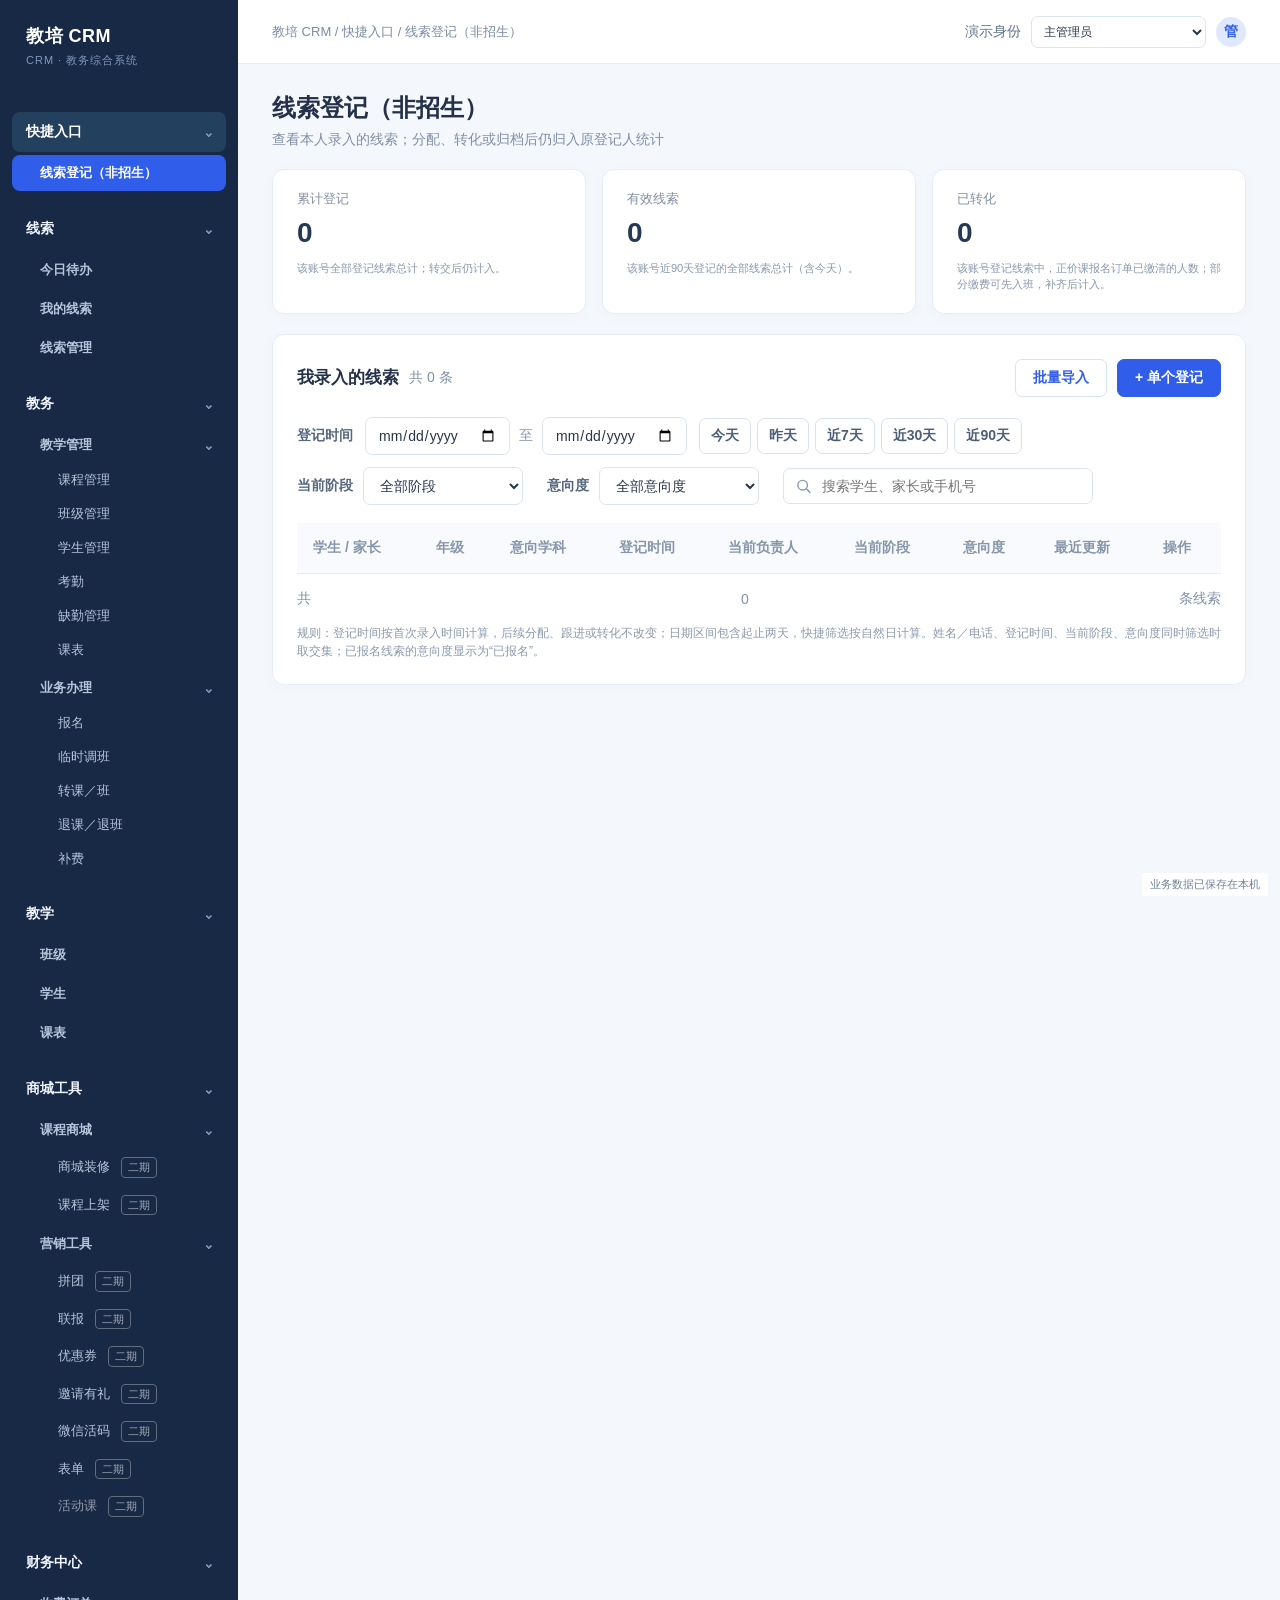
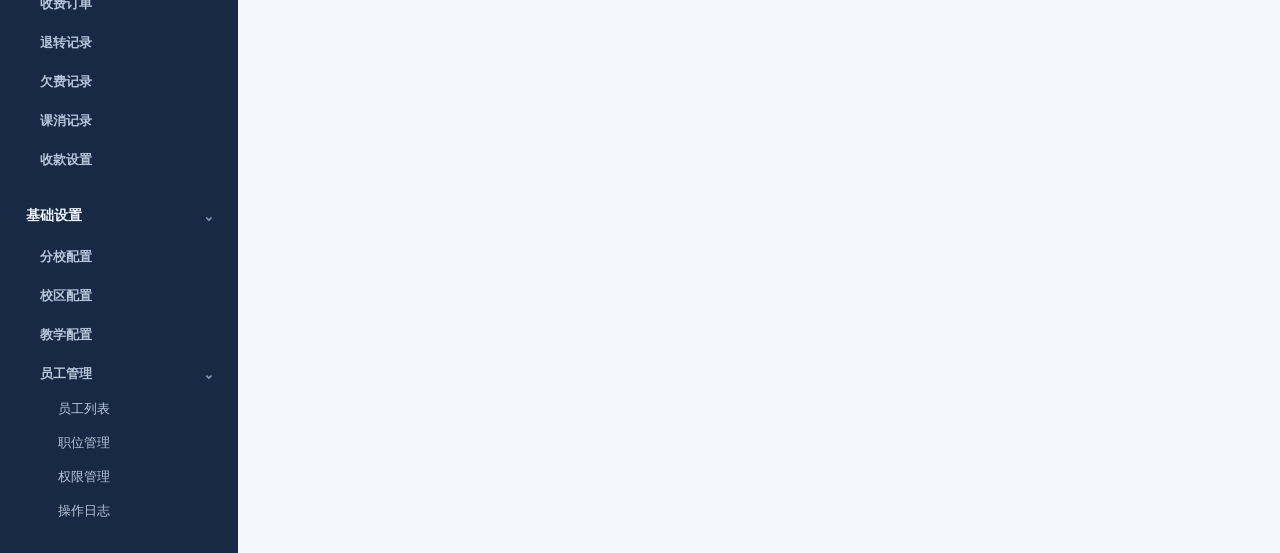
<file: index.html>
<!doctype html>
<html lang="zh-CN">
<head>
  <meta charset="utf-8">
  <meta name="viewport" content="width=device-width, initial-scale=1">
  <title>教培 CRM 与教务系统 · 第一批原型</title>
  <style>
    :root{font-family:Inter,"Microsoft YaHei","PingFang SC",sans-serif;color:#243149;background:#f4f7fb;font-size:14px}*{box-sizing:border-box}body{margin:0}button,input,select,textarea{font:inherit}button{cursor:pointer}button:disabled{cursor:not-allowed;opacity:.45}.app{display:flex;min-height:100vh}.sidebar{width:238px;background:#172945;color:#c2d0e4;flex-shrink:0;padding:24px 12px}.brand{font-size:18px;font-weight:700;color:white;padding:0 14px 26px;letter-spacing:.5px}.brand small{display:block;color:#7f98b9;font-size:11px;font-weight:500;margin-top:5px;letter-spacing:1px}.menu-title{font-size:11px;color:#7490b2;margin:18px 12px 8px}.menu-item{display:block;width:100%;border:0;background:transparent;color:#b5c5da;text-align:left;padding:11px 14px;border-radius:8px;margin:2px 0}.menu-item:hover{background:#24405f}.menu-item.active{background:#315deb;color:white;font-weight:600}.menu-item.muted{opacity:.6}.main{min-width:0;flex:1}.topbar{height:64px;background:#fff;border-bottom:1px solid #e7edf5;display:flex;align-items:center;justify-content:space-between;padding:0 34px}.topbar .crumb{font-size:13px;color:#7b8ba2}.topbar .user{display:flex;align-items:center;gap:10px;color:#63738a}.avatar{width:30px;height:30px;border-radius:50%;background:#dfe8ff;color:#315deb;display:grid;place-items:center;font-weight:700}.content{padding:28px 34px 60px;max-width:1600px;margin:auto}.heading{display:flex;justify-content:space-between;align-items:flex-start;margin-bottom:20px}.heading h1{font-size:24px;margin:0 0 7px}.subtitle{color:#8090a6;margin:0}.card{background:white;border:1px solid #e7edf5;border-radius:12px;box-shadow:0 3px 15px #1c385006}.pad{padding:24px}.tabs{display:flex;gap:32px;border-bottom:1px solid #e8edf4;padding:0 24px}.tab{border:0;background:transparent;color:#7b8ba2;padding:19px 2px 16px;border-bottom:3px solid transparent;font-weight:600}.tab.active{color:#315deb;border-color:#315deb}.tab:disabled{color:#b9c3cf}.section-title{font-size:17px;font-weight:700;margin:0 0 20px}.toolbar{display:flex;align-items:center;justify-content:space-between;gap:14px;margin-bottom:20px}.toolbar-left,.toolbar-right{display:flex;align-items:center;gap:10px;flex-wrap:wrap}.btn{border:1px solid #d9e2ef;background:#fff;color:#315deb;border-radius:7px;padding:9px 17px;font-weight:600;min-height:38px}.btn:hover{background:#f6f8ff}.btn.primary{background:#315deb;border-color:#315deb;color:#fff}.btn.primary:hover{background:#244ed5}.btn.danger{color:#d84b56}.btn.small{padding:6px 10px;min-height:30px}.count{color:#8090a6}.table-wrap{overflow:auto}.table{width:100%;border-collapse:collapse;min-width:760px}.table th{text-align:left;color:#8796aa;background:#f8fafe;font-weight:600;padding:16px;border-bottom:1px solid #e7edf5}.table td{padding:17px 16px;border-bottom:1px solid #edf1f6;vertical-align:middle}.table tr:last-child td{border-bottom:0}.table a,.link{color:#315deb;text-decoration:none;cursor:pointer}.badge{display:inline-block;border-radius:99px;padding:4px 10px;background:#e9f8f0;color:#16915c;font-size:12px}.badge.off{background:#f0f2f5;color:#8792a1}.actions{display:flex;gap:12px;white-space:nowrap}.filters{display:flex;gap:10px;margin-bottom:20px;flex-wrap:wrap}.input,.select,.textarea{width:100%;border:1px solid #dce4ef;background:#fff;border-radius:7px;min-height:40px;padding:9px 12px;color:#27364b;outline:none}.input:focus,.select:focus,.textarea:focus{border-color:#315deb;box-shadow:0 0 0 3px #315deb19}.textarea{min-height:85px;resize:vertical}.filters .input{width:250px}.filters .select{width:155px}.form-grid{display:grid;grid-template-columns:repeat(2,minmax(0,1fr));gap:20px 28px;max-width:900px}.field label{display:block;color:#56677f;margin-bottom:8px}.required:before{content:"* ";color:#ef6972}.help{font-size:12px;color:#96a3b4;margin-top:7px}.full{grid-column:1/-1}.inline{display:flex;gap:10px}.inline>*{flex:1}.form-actions{display:flex;gap:10px;margin-top:26px}.divider{border:0;border-top:1px solid #edf1f6;margin:28px 0}.subcard{border:1px solid #e7edf5;border-radius:9px;padding:20px;margin-top:20px}.subcard-head{display:flex;justify-content:space-between;align-items:center;margin-bottom:15px}.subcard h3{margin:0;font-size:15px}.muted{color:#8b9aac}.empty{padding:38px;text-align:center;color:#9aa8b8;background:#fbfcfe;border:1px dashed #dce4ef;border-radius:8px}.config-table{width:100%;border-collapse:collapse;max-width:920px}.config-table th,.config-table td{padding:14px 12px;text-align:left;border-bottom:1px solid #edf1f6}.config-table th{background:#f8fafe;color:#8190a3}.switch{position:relative;display:inline-block;width:40px;height:23px;vertical-align:middle}.switch input{opacity:0;width:0;height:0}.switch span{position:absolute;inset:0;background:#bbc4d1;border-radius:99px;transition:.2s}.switch span:before{content:"";position:absolute;left:3px;top:3px;width:17px;height:17px;border-radius:50%;background:white;transition:.2s}.switch input:checked+span{background:#315deb}.switch input:checked+span:before{transform:translateX(17px)}.notice{background:#eff5ff;border:1px solid #d9e8ff;color:#52729e;padding:12px 14px;border-radius:7px;margin:0 0 20px}.pill{display:inline-block;color:#7290bd;background:#f1f5fc;padding:6px 10px;border-radius:6px;margin:4px 6px 4px 0}.checkrow{display:flex;flex-wrap:wrap;gap:14px 22px;margin:12px 0 24px}.checkrow label{color:#5a6b82;white-space:nowrap}.checkrow input{accent-color:#315deb}.permission-block{border-top:1px solid #edf1f6;padding:20px 0}.permission-block:first-of-type{border-top:0}.permission-block h3{margin:0;font-size:15px}.toast{position:fixed;right:28px;bottom:26px;background:#20324b;color:white;padding:12px 18px;border-radius:8px;box-shadow:0 8px 22px #10233d30;display:none}.toast.show{display:block}@media(max-width:900px){.sidebar{width:190px}.content{padding:20px}.form-grid{grid-template-columns:1fr}.topbar{padding:0 20px}}@media(max-width:680px){.app{display:block}.sidebar{width:100%;height:auto;padding:10px;display:flex;overflow:auto;align-items:center}.brand{font-size:14px;padding:8px;white-space:nowrap}.brand small,.menu-title{display:none}.menu-item{width:auto;white-space:nowrap}.topbar{display:none}.content{padding:18px}.tabs{gap:18px;overflow:auto;white-space:nowrap}}
  .profile-timeline{border-left:2px solid #dbe5f7;margin:20px 0 0 8px;padding-left:24px}.profile-event{position:relative;padding:0 0 26px;margin-bottom:20px;border-bottom:1px solid #e8edf5}.profile-event:before{content:'';position:absolute;left:-31px;top:5px;width:10px;height:10px;border-radius:50%;background:#3459f5;border:2px solid #fff}.profile-event time{color:#8093ad;font-size:12px}.profile-text{white-space:pre-wrap;overflow-wrap:anywhere;line-height:1.8}.profile-learning-card{padding:20px;border:1px solid #e1e8f4;border-radius:8px;margin-top:16px}.profile-score{font-size:22px;color:#3155ef}.profile-score .muted{font-size:14px}.profile-school-row{display:grid;grid-template-columns:1fr 2fr 1fr auto;gap:8px;margin-bottom:8px}@media(max-width:700px){.profile-school-row{grid-template-columns:1fr 1fr}.profile-event .toolbar{align-items:flex-start;gap:8px;flex-direction:column}}
.term-default-heading{display:flex;align-items:center;justify-content:space-between;gap:8px;min-height:30px;margin-bottom:5px}.term-default-heading label{margin:0!important;flex-shrink:0}.term-default-controls{display:flex;align-items:center;gap:6px;flex-wrap:wrap;justify-content:flex-end}.term-default-button{font-size:12px;padding:2px 7px;min-height:24px}.term-default-note{margin:0;font-size:11px}.student-management-filters,.class-management-filters{align-items:end}
[id^="archive-"][hidden]{display:none!important}
</style>
  <link rel="stylesheet" href="academic.css">
  <link rel="stylesheet" href="navigation.css">
  <link rel="stylesheet" href="leads.css">
  <link rel="stylesheet" href="shortcuts.css">
  <link rel="stylesheet" href="mall.css">
  <link rel="stylesheet" href="structure.css">
  <link rel="stylesheet" href="permissions.css">
  <link rel="stylesheet" href="marketing-forms.css">
  <link rel="stylesheet" href="trials.css">
</head>
<body>
<div class="app">
  <aside class="sidebar">
    <div class="brand">教培 CRM <small>CRM · 教务综合系统</small></div>
    <button class="nav-toggle nav-level-1" type="button" data-nav-toggle="shortcuts" aria-expanded="true" aria-controls="nav-shortcuts">快捷入口 <span class="nav-chevron">⌄</span></button>
    <div class="nav-children" id="nav-shortcuts">
      <button class="menu-item nav-level-2" data-page="quickRegister">线索登记（非招生）</button>
    </div>
    <button class="nav-toggle nav-level-1" type="button" data-nav-toggle="leads" aria-expanded="true" aria-controls="nav-leads">线索 <span class="nav-chevron">⌄</span></button>
    <div class="nav-children" id="nav-leads">
      <button class="menu-item nav-level-2" data-page="leadTodo">今日待办</button>
      <button class="menu-item nav-level-2" data-page="myLeads">我的线索</button>
      <button class="menu-item nav-level-2" data-page="leadManage">线索管理</button>
    </div>
    <button class="nav-toggle nav-level-1" type="button" data-nav-toggle="academic" aria-expanded="true" aria-controls="nav-academic">教务 <span class="nav-chevron">⌄</span></button>
    <div class="nav-children" id="nav-academic">
      <button class="nav-toggle nav-level-2" type="button" data-nav-toggle="teaching" aria-expanded="true" aria-controls="nav-teaching">教学管理 <span class="nav-chevron">⌄</span></button>
      <div class="nav-children" id="nav-teaching">
        <button class="menu-item nav-level-3" data-page="course">课程管理</button>
        <button class="menu-item nav-level-3" data-page="classes">班级管理</button>
        <button class="menu-item nav-level-3" data-page="students">学生管理</button>
        <button class="menu-item nav-level-3" data-page="attendance">考勤</button>
        <button class="menu-item nav-level-3" data-page="makeup">缺勤管理</button>
        <button class="menu-item nav-level-3" data-page="schedule">课表</button>
      </div>
      <button class="nav-toggle nav-level-2" type="button" data-nav-toggle="business" aria-expanded="true" aria-controls="nav-business">业务办理 <span class="nav-chevron">⌄</span></button>
      <div class="nav-children" id="nav-business">
        <button class="menu-item nav-level-3" data-page="enroll">报名</button>
        <button class="menu-item nav-level-3" data-page="tempMove">临时调班</button>
        <button class="menu-item nav-level-3" data-page="transfer">转课／班</button>
        <button class="menu-item nav-level-3" data-page="withdraw">退课／退班</button>
        <button class="menu-item nav-level-3" data-page="supplement">补费</button>
      </div>
    </div>
    <button class="nav-toggle nav-level-1" type="button" data-nav-toggle="learning" aria-expanded="true" aria-controls="nav-learning">教学 <span class="nav-chevron">⌄</span></button>
    <div class="nav-children" id="nav-learning">
      <button class="menu-item nav-level-2" data-page="learningClasses">班级</button>
      <button class="menu-item nav-level-2" data-page="learningActive">学生</button>
      <button class="menu-item nav-level-2" data-page="learningData">课表</button>
    </div>
    <button class="nav-toggle nav-level-1" type="button" data-nav-toggle="mall" aria-expanded="true" aria-controls="nav-mall">商城工具 <span class="nav-chevron">⌄</span></button>
    <div class="nav-children" id="nav-mall">
      <button class="nav-toggle nav-level-2" type="button" data-nav-toggle="courseMall" aria-expanded="true" aria-controls="nav-course-mall">课程商城 <span class="nav-chevron">⌄</span></button>
      <div class="nav-children" id="nav-course-mall">
        <button class="menu-item nav-level-3" data-page="mallDecor">商城装修 <span class="nav-phase-badge">二期</span></button>
        <button class="menu-item nav-level-3" data-page="mallShelf">课程上架 <span class="nav-phase-badge">二期</span></button>
      </div>
      <button class="nav-toggle nav-level-2" type="button" data-nav-toggle="marketing" aria-expanded="true" aria-controls="nav-marketing">营销工具 <span class="nav-chevron">⌄</span></button>
      <div class="nav-children" id="nav-marketing">
        <button class="menu-item nav-level-3" data-page="mallGroup">拼团 <span class="nav-phase-badge">二期</span></button>
        <button class="menu-item nav-level-3" data-page="mallJoint">联报 <span class="nav-phase-badge">二期</span></button>
        <button class="menu-item nav-level-3" data-page="mallCoupon">优惠券 <span class="nav-phase-badge">二期</span></button>
        <button class="menu-item nav-level-3" data-page="mallInvite">邀请有礼 <span class="nav-phase-badge">二期</span></button>
        <button class="menu-item nav-level-3" data-page="wechatLive">微信活码 <span class="nav-phase-badge">二期</span></button>
        <button class="menu-item nav-level-3" data-page="marketingForms">表单 <span class="nav-phase-badge">二期</span></button>
        <button class="menu-item nav-level-3 nav-coming-soon" type="button" disabled title="活动课将在二期开发">活动课 <span class="nav-phase-badge">二期</span></button>
      </div>
    </div>
    <button class="nav-toggle nav-level-1" type="button" data-nav-toggle="finance" aria-expanded="true" aria-controls="nav-finance">财务中心 <span class="nav-chevron">⌄</span></button>
    <div class="nav-children" id="nav-finance">
      <button class="menu-item nav-level-2" data-page="orders">收费订单</button>
      <button class="menu-item nav-level-2" data-page="financeRefunds">退转记录</button>
      <button class="menu-item nav-level-2" data-page="financeArrears">欠费记录</button>
      <button class="menu-item nav-level-2" data-page="financeConsumption">课消记录</button>
      <button class="menu-item nav-level-2" data-page="financeReceipts">收款设置</button>
    </div>
    <button class="nav-toggle nav-level-1" type="button" data-nav-toggle="basicSettings" aria-expanded="true" aria-controls="nav-basic-settings">基础设置 <span class="nav-chevron">⌄</span></button>
    <div class="nav-children" id="nav-basic-settings">
      <button class="menu-item nav-level-2" data-page="system">分校配置</button>
      <button class="menu-item nav-level-2" data-page="campus">校区配置</button>
      <button class="menu-item nav-level-2" data-page="teaching">教学配置</button>
      <button class="nav-toggle nav-level-2" type="button" data-nav-toggle="staffManage" aria-expanded="true" aria-controls="nav-staff-manage">员工管理 <span class="nav-chevron">⌄</span></button>
      <div class="nav-children" id="nav-staff-manage">
        <button class="menu-item nav-level-3" data-page="staff">员工列表</button>
        <button class="menu-item nav-level-3" data-page="positions">职位管理</button>
        <button class="menu-item nav-level-3" data-page="permissions">权限管理</button>
        <button class="menu-item nav-level-3" data-page="permissionLogs">操作日志</button>
      </div>
    </div>
  </aside>
  <main class="main"><header class="topbar"><div class="crumb">教培 CRM / <span id="crumb">基础设置</span></div><div class="user"><label for="demo-role">演示身份</label><select class="select permission-identity" id="demo-role" onchange="permissionChangeIdentity(this.value)"><option value="admin">主管理员</option><option value="finance">财务岗</option><option value="sales">招生综合岗</option><option value="manager">业务岗负责人（只读）</option></select><span class="avatar">管</span></div></header><div id="view" class="content"></div></main>
</div>
<div class="toast" id="toast"></div>
<script>
const state={page:'quickRegister',mode:'list',tab:'机构信息',editing:false,campusEdit:null,staffEdit:null,campuses:[{name:'城中校区',rooms:8,seats:180,active:true,address:'江苏省 苏州市 姑苏区 人民路18号',merchant:'苏州思跃教育科技有限公司'},{name:'园区校区',rooms:5,seats:120,active:true,address:'江苏省 苏州市 工业园区 星湖街66号',merchant:'苏州思跃教育科技有限公司'},{name:'新区校区',rooms:3,seats:75,active:false,address:'江苏省 苏州市 虎丘区 长江路28号',merchant:'未绑定'}],staff:[{name:'袁老师',phone:'130****3533',gender:'男',campus:'城中校区',roles:'前台、教务、面授主讲',active:true},{name:'陈老师',phone:'138****6281',gender:'女',campus:'园区校区',roles:'校区主管、招生',active:true}],config:{学科:[['语文',false,'语文'],['数学',true,'数学'],['英语',false,'英语'],['物理',true,'物理'],['化学',false,'化学'],['生物',false,'生物']],学期:[['春季',true,'春季'],['暑期',true,'暑期'],['秋季',true,'秋季'],['寒假',true,'寒假'],['全季',true,'全季']],年级:[['1年级',false,'1年级'],['2年级',false,'2年级'],['3年级',true,'3年级'],['4年级',true,'4年级'],['5年级',true,'5年级'],['6年级',true,'6年级']],班型:[['创新班',true,'大伟长班'],['尖子班',true,'校内拔高'],['提高班',true,'刷题班'],['X班',true,'S+班'],['Y班',true,'S班'],['Z班',true,'培优班']]}};
const $=s=>document.querySelector(s), esc=s=>String(s??'').replace(/[&<>"']/g,c=>({'&':'&amp;','<':'&lt;','>':'&gt;','"':'&quot;',"'":'&#39;'}[c]));
function heading(title,sub){return `<div class="heading"><div><h1>${title}</h1><p class="subtitle">${sub}</p></div></div>`}
function toast(msg){const e=$('#toast');e.textContent=msg;e.classList.add('show');setTimeout(()=>e.classList.remove('show'),2600)}
function render(){document.querySelectorAll('.menu-item').forEach(e=>e.classList.toggle('active',e.dataset.page===state.page));$('#crumb').textContent=({system:'分校配置',campus:'校区配置',teaching:'教学配置',staff:'员工管理'})[state.page]||'待设计';let html='';if(state.page==='system')html=systemPage();else if(state.page==='campus')html=campusPage();else if(state.page==='teaching')html=teachingPage();else if(state.page==='staff')html=staffPage();else html=heading('待设计页面','该模块已列入功能清单，等待详细业务规则和参考图。')+`<div class="card pad"><div class="empty">下一批原型将在这里展开</div></div>`;$('#view').innerHTML=html}
function systemPage(){return heading('分校配置','配置分校资料及业务规则')+`<div class="card"><div class="tabs"><button class="tab active">分校信息</button>${['考勤配置','调课配置','转班配置','进班配置'].map(x=>`<button class="tab" disabled title="功能清单标注为暂未开发">${x}</button>`).join('')}</div><div class="pad"><p class="notice">文档注明其余配置标签暂未开发，原型中以禁用状态展示。</p><h2 class="section-title">分校信息</h2><div class="form-grid"><div class="field"><label class="required">分校名称</label><input class="input" id="org-name" placeholder="请输入分校名称"></div><div class="field full"><label class="required">分校地址</label><div class="inline"><select class="select"><option value="" selected disabled>请选择省份</option><option>江苏省</option></select><select class="select"><option value="" selected disabled>请选择城市</option><option>苏州市</option></select></div></div></div><div class="form-actions"><button class="btn primary" onclick="toast('分校信息已保存（原型演示）')">保存</button></div></div></div>`}
function campusPage(){if(state.mode==='form')return campusForm();return heading('校区配置','管理校区、教室和坐席容量')+`<div class="card pad"><div class="toolbar"><div class="toolbar-left"><button class="btn primary" onclick="state.mode='form';state.campusEdit=null;render()">新建</button><span class="count">校区总数：${state.campuses.length}</span></div></div><div class="table-wrap"><table class="table"><thead><tr><th>校区名称</th><th>教室总数</th><th>坐席总数</th><th>状态</th><th>操作</th></tr></thead><tbody>${state.campuses.map((c,i)=>`<tr><td><strong>${esc(c.name)}</strong></td><td>${c.rooms}</td><td>${c.seats}</td><td><span class="badge ${c.active?'':'off'}">${c.active?'已启用':'已停用'}</span></td><td><div class="actions"><a onclick="state.campusEdit=${i};state.mode='form';render()">编辑</a><a onclick="state.campuses[${i}].active=!state.campuses[${i}].active;render();toast('状态已更新')">${c.active?'停用':'启用'}</a></div></td></tr>`).join('')}</tbody></table></div></div>`}
function campusForm(){let c=state.campusEdit===null?null:state.campuses[state.campusEdit];return heading(c?'编辑校区':'创建校区','校区信息与教室信息')+`<div class="card pad"><h2 class="section-title">校区信息</h2><div class="form-grid"><div class="field"><label class="required">校区名称</label><input id="campus-name" class="input" maxlength="20" placeholder="请输入校区名称" value="${esc(c?.name||'')}"></div><div class="field full"><label class="required">校区地址</label><div class="inline"><select class="select"><option>江苏省</option></select><select class="select"><option>苏州市</option></select><select class="select"><option>姑苏区</option><option>工业园区</option><option>虎丘区</option></select></div></div><div class="field full"><input id="campus-address" class="input" placeholder="请输入详细地址" value="${esc(c?.address?.split(' ').slice(-1)[0]||'')}"></div><div class="field full"><label class="required">收款设置</label><select id="campus-merchant" class="select" style="max-width:430px"><option>苏州思跃教育科技有限公司</option><option>未绑定</option></select><div class="help">未绑定时，请前往“财务中心－收款设置”完成绑定。</div></div></div><div class="form-actions"><button class="btn" onclick="state.mode='list';render()">取消</button><button class="btn primary" onclick="saveCampus()">${c?'保存':'创建'}</button></div><hr class="divider"><div class="subcard-head"><h2 class="section-title" style="margin:0">教室信息</h2><button class="btn" onclick="addRoom()">+ 添加教室</button></div><div id="room-list">${c?`<div class="pill">现有教室 ${c.rooms} 间，坐席 ${c.seats} 个</div>`:'<div class="empty">尚未添加教室</div>'}</div></div>`}
function addRoom(){const list=$('#room-list');if(list.querySelector('.empty'))list.innerHTML='';list.insertAdjacentHTML('beforeend',`<div class="subcard room"><div class="subcard-head"><h3>新教室</h3><button class="btn small danger" onclick="this.closest('.room').remove()">移除</button></div><div class="form-grid"><div class="field"><label class="required">教室名称</label><input class="input room-name" placeholder="例如：A101"></div><div class="field"><label class="required">教室限额</label><input class="input room-capacity" type="number" min="1" placeholder="可容纳人数"></div><div class="field full"><label>教室地址</label><input class="input" placeholder="默认同校区地址，可修改"></div><div class="field full"><label>备注</label><textarea class="textarea" placeholder="选填"></textarea></div></div></div>`)}
function saveCampus(){const name=$('#campus-name').value.trim(),address=$('#campus-address').value.trim();if(!name||!address){toast('请填写校区名称和详细地址');return}let c=state.campusEdit===null?{name,rooms:0,seats:0,active:true}:{...state.campuses[state.campusEdit],name};c.address='江苏省 苏州市 姑苏区 '+address;c.merchant=$('#campus-merchant').value;document.querySelectorAll('.room').forEach(r=>{if(r.querySelector('.room-name').value.trim()){c.rooms++;c.seats+=Number(r.querySelector('.room-capacity').value)||0}});if(state.campusEdit===null)state.campuses.push(c);else state.campuses[state.campusEdit]=c;state.mode='list';render();toast('校区已保存')}
// 初始对外展示名称与条目名称一致，后续可单独编辑。
Object.values(state.config).forEach(rows=>rows.forEach(row=>{row[2]=row[0];row[3]=true}));
function teachingPage(){
  const tabs=['学科','学期','年级','班型'];
  if(!tabs.includes(state.tab))state.tab='学科';
  const type=state.tab,rows=state.config[type];
  if(state.mode==='teaching-edit')return teachingEditor();
  return heading('教学配置','配置课程和班级使用的基础字典')+`<div class="card">
    <div class="tabs">${tabs.map(t=>`<button class="tab ${type===t?'active':''}" onclick="state.tab='${t}';state.mode='list';render()">${t}配置</button>`).join('')}</div>
    <div class="pad"><div class="toolbar"><div class="toolbar-left"><button class="btn primary" onclick="teachingNew()">新增${type}</button></div><span class="count">${rows.length} 项</span></div>
    <div class="table-wrap"><table class="config-table"><thead><tr><th>${type}</th><th>对外展示内容</th><th>状态</th><th>操作</th></tr></thead>
    <tbody>${rows.map((r,i)=>`<tr><td>${esc(r[0])}</td><td>${r[1]?esc(r[2]):'<span class="muted">不展示</span>'}</td><td><span class="badge ${r[3]?'':'off'}">${r[3]?'已启用':'已停用'}</span></td><td><div class="actions"><button class="btn small" onclick="teachingEdit()">编辑</button><button class="btn small" onclick="teachingToggle(${i})">${r[3]?'停用':'启用'}</button><button class="btn small danger" onclick="teachingAskDelete(${i})">删除</button></div></td></tr>`).join('')||`<tr><td colspan="4"><div class="empty">暂无${type}，点击“新增${type}”添加</div></td></tr>`}</tbody></table></div></div></div>
    ${state.mode==='teaching-new'?teachingNewDialog():state.mode==='teaching-delete'?teachingDeleteDialog():''}`;
}
function teachingEdit(){
  state.teachingRows=state.config[state.tab].map(row=>[...row]);
  state.mode='teaching-edit';render();
}
function teachingEditor(){
  const type=state.tab;
  return heading('编辑'+type+'配置','设置是否展示及对外展示内容')+`<div class="card pad"><form onsubmit="event.preventDefault();teachingSaveDisplay()"><div class="table-wrap"><table class="config-table teaching-display-table"><thead><tr><th>${type}</th><th>是否展示</th><th>对外展示内容</th></tr></thead><tbody>
    ${state.teachingRows.map((r,i)=>`<tr><td>${esc(r[0])}</td><td><label class="switch"><input type="checkbox" aria-label="展示${esc(r[0])}" ${r[1]?'checked':''} onchange="teachingSetVisible(${i},this.checked)"><span></span></label></td><td><div class="teaching-display-input"><input class="input" id="teaching-display-${i}" aria-label="${esc(r[0])}对外展示内容" maxlength="8" value="${esc(r[2])}" ${r[1]?'':'disabled'} oninput="teachingDisplayInput(${i},this.value)"><span class="teaching-display-count" id="teaching-count-${i}" ${r[1]?'':'hidden'}>${r[2].length}/8</span></div></td></tr>`).join('')}
    </tbody></table></div><div class="form-actions"><button type="button" class="btn" onclick="teachingClose()">取消</button><button type="submit" class="btn primary">保存</button></div></form></div>`;
}
function teachingSetVisible(index,visible){state.teachingRows[index][1]=visible;render()}
function teachingDisplayInput(index,value){
  if(!state.teachingRows[index][1])return;
  state.teachingRows[index][2]=value;
  $('#teaching-count-'+index).textContent=value.length+'/8';
}
function teachingSaveDisplay(){
  const rows=state.teachingRows.map(row=>[row[0],row[1],row[2].trim()||row[0],row[3]]);
  if(rows.some(row=>row[2].length>8)){toast('对外展示内容不能超过8个字');return}
  state.config[state.tab]=rows;teachingClose();toast(state.tab+'配置已保存');
}
function teachingNew(){
  state.teachingDraft={name:'',display:''};
  state.mode='teaching-new';render();$('#teaching-name')?.focus();
}
function teachingNewDialog(){
  const d=state.teachingDraft,title='新增'+state.tab;
  return `<div class="modal-backdrop"><div class="modal" role="dialog" aria-modal="true" aria-labelledby="teaching-dialog-title"><div class="modal-head"><h2 id="teaching-dialog-title">${title}</h2><button class="btn small" aria-label="关闭" onclick="teachingClose()">✕</button></div>
    <form onsubmit="event.preventDefault();teachingSave()"><div class="form-grid"><div class="field"><label class="required" for="teaching-name">${state.tab}名称</label><input class="input" id="teaching-name" maxlength="8" value="${esc(d.name)}" placeholder="请输入${state.tab}名称" oninput="teachingNameInput(this.value)"></div>
    <div class="field"><label for="teaching-display">对外展示内容</label><input class="input" id="teaching-display" maxlength="8" value="${esc(d.display)}" placeholder="默认与${state.tab}名称一致" oninput="state.teachingDraft.display=this.value"><div class="help">可单独修改，留空时使用${state.tab}名称。</div></div></div>
    <div class="modal-actions"><button type="button" class="btn" onclick="teachingClose()">取消</button><button type="submit" class="btn primary">保存</button></div></form></div></div>`;
}
function teachingNameInput(value){
  const d=state.teachingDraft;
  if(!d.display.trim()||d.display===d.name){d.display=value;$('#teaching-display').value=value}
  d.name=value;
}
function teachingSave(){
  const d=state.teachingDraft,rows=state.config[state.tab],name=d.name.trim(),display=d.display.trim()||name;
  if(!name){toast('请输入'+state.tab+'名称');return}
  if(name.length>8||display.length>8){toast('名称和对外展示内容不能超过8个字');return}
  if(rows.some(row=>row[0]===name)){toast(state.tab+'名称已存在');return}
  rows.push([name,true,display,true]);
  teachingClose();toast(state.tab+'已保存');
}
function teachingClose(){state.mode='list';state.teachingDraft=null;state.teachingRows=null;state.teachingDeleteIndex=null;render()}
function teachingToggle(index){const row=state.config[state.tab][index];row[3]=!row[3];render();toast(state.tab+(row[3]?'已启用':'已停用'))}
function teachingAskDelete(index){state.teachingDeleteIndex=index;state.mode='teaching-delete';render()}
function teachingDeleteDialog(){
  const row=state.config[state.tab][state.teachingDeleteIndex];
  return `<div class="modal-backdrop"><div class="modal" role="dialog" aria-modal="true" aria-labelledby="teaching-delete-title"><div class="modal-head"><h2 id="teaching-delete-title">删除${state.tab}</h2></div><p>确定删除${state.tab}“${esc(row[0])}”吗？</p><div class="modal-actions"><button class="btn" onclick="teachingClose()">取消</button><button class="btn danger" onclick="teachingDelete()">确认删除</button></div></div></div>`;
}
function teachingDelete(){state.config[state.tab].splice(state.teachingDeleteIndex,1);teachingClose();toast(state.tab+'已删除')}
function staffPage(){if(state.mode==='form')return staffForm();return heading('员工管理','管理员工资料、管辖校区与模块权限')+`<div class="card pad"><div class="toolbar"><div class="toolbar-left"><button class="btn primary" onclick="state.mode='form';state.staffEdit=null;render()">+ 创建员工</button></div><div class="toolbar-right"><button class="btn" onclick="toast('导入模板待业务确认')">导入员工</button><button class="btn" onclick="toast('导出功能待业务确认')">导出</button></div></div><div class="filters"><select class="select"><option>全部校区</option><option>城中校区</option><option>园区校区</option></select><select class="select"><option>全部职位</option><option>教务</option><option>招生</option></select><input class="input" placeholder="搜索姓名、电话或邮箱"><select class="select"><option>已启用</option><option>全部状态</option><option>已禁用</option></select></div><div class="table-wrap"><table class="table"><thead><tr><th>姓名</th><th>联系电话</th><th>性别</th><th>所属校区</th><th>用户职位</th><th>状态</th><th>操作</th></tr></thead><tbody>${state.staff.map((s,i)=>`<tr><td>${esc(s.name)}</td><td>${esc(s.phone)}</td><td>${esc(s.gender)}</td><td>${esc(s.campus)}</td><td>${esc(s.roles)}</td><td><span class="badge ${s.active?'':'off'}">${s.active?'已启用':'已禁用'}</span></td><td><div class="actions"><a onclick="state.staffEdit=${i};state.mode='form';render()">详情 / 编辑</a><a onclick="state.staff[${i}].active=!state.staff[${i}].active;render()">${s.active?'禁用':'启用'}</a></div></td></tr>`).join('')}</tbody></table></div></div>`}
function staffForm(){let s=state.staffEdit===null?null:state.staff[state.staffEdit];return heading(s?'编辑员工':'创建员工','填写基本信息并配置校区、职位与权限')+`<div class="card pad"><h2 class="section-title">基本信息</h2><div class="form-grid"><div class="field"><label class="required">姓名</label><input id="staff-name" class="input" placeholder="请输入姓名" value="${esc(s?.name||'')}"></div><div class="field"><label class="required">手机号（用于登录）</label><input id="staff-phone" class="input" placeholder="请输入手机号码" value="${esc(s?.phone||'')}"><div class="help">手机号将作为登录账号。</div></div><div class="field"><label>性别</label><select id="staff-gender" class="select"><option>男</option><option ${s?.gender==='女'?'selected':''}>女</option></select></div><div class="field"><label>员工头像</label><input type="file" accept="image/png,image/jpeg" class="input"><div class="help">支持 JPG、PNG，文件不超过 2MB。</div></div></div><hr class="divider"><h2 class="section-title">管辖校区</h2><div class="checkrow"><label><input type="radio" name="campus-scope" checked> 全部校区</label><label><input type="radio" name="campus-scope"> 指定校区</label></div><h2 class="section-title">职位管理</h2><div class="checkrow">${['校区主管','财务','教务','前台','招生','学管师','课程顾问','教学管理','面授（直播）主讲'].map(x=>`<label><input type="checkbox" class="role" value="${x}" ${s?.roles?.includes(x)?'checked':''}> ${x}</label>`).join('')}</div><h2 class="section-title">模块权限</h2>${[['线索与业务','线索查看','线索分配','报名','转课/班','退课/班'],['教务中心','学生管理','课程管理','班级管理','课表','考勤','缺勤管理'],['财务中心','收费订单','欠费记录','退转记录','收款设置'],['基础设置','校区配置','教学配置','员工管理']].map(g=>`<div class="permission-block"><h3>${g[0]}</h3><div class="checkrow">${g.slice(1).map(x=>`<label><input type="checkbox"> ${x}</label>`).join('')}</div></div>`).join('')}<div class="form-actions"><button class="btn" onclick="state.mode='list';render()">取消</button><button class="btn primary" onclick="saveStaff()">${s?'保存':'创建'}</button></div></div>`}
function saveStaff(){let name=$('#staff-name').value.trim(),phone=$('#staff-phone').value.trim();if(!name||!phone){toast('请填写姓名和手机号');return}let roles=[...document.querySelectorAll('.role:checked')].map(x=>x.value).join('、')||'未配置';let s={name,phone,gender:$('#staff-gender').value,campus:'全部校区',roles,active:true};if(state.staffEdit===null)state.staff.push(s);else state.staff[state.staffEdit]={...state.staff[state.staffEdit],...s};state.mode='list';render();toast('员工信息已保存')}
document.querySelectorAll('.menu-item').forEach(e=>e.addEventListener('click',()=>{state.page=e.dataset.page;state.mode='list';state.editing=false;render()}));render();
</script>
<script src="date-picker-interaction.js"></script>
<script src="academic.js"></script>
<script src="leads.js"></script>
<script src="shortcuts.js"></script>
<script src="mall.js"></script>
<script src="structure.js"></script>
<script src="marketing-forms.js"></script>
<script src="trials.js"></script>
<script src="permissions.js"></script>
<script src="lead-history.js"></script>
<script src="lead-communication.js"></script>
<script src="lead-records.js"></script>
<script src="enrollment.js"></script>
<script src="enrollment-classes.js"></script>
<script src="enrollment-payment.js"></script>
<script src="order-filters.js"></script>
<script src="trial-student.js"></script>
<script src="trial-classes.js"></script>
<script src="trial-placement.js"></script>
<script src="my-leads.js"></script>
<script src="lead-enrolled.js"></script>
<script src="lead-rules.js"></script>
<script src="lead-assignment.js"></script>
<script src="course-catalog.js"></script>
<script src="class-setup.js"></script>
<script src="class-schedule.js"></script>
<script src="class-details.js"></script>
<script src="student-terms.js"></script>
<script src="class-filters.js"></script>
<script src="student-profile.js"></script>
<script src="teaching-default-term.js"></script>
<script src="student-exams.js"></script>
<script src="attendance-filters.js"></script>
<script src="makeup-picker.js"></script>
<script src="makeup-resolution.js"></script>
<script src="trial-management.js"></script>
<link rel="stylesheet" href="schedule-calendar.css">
<script src="schedule-calendar.js"></script>
<link rel="stylesheet" href="temp-move-search.css">
<script src="temp-move-search.js"></script>
<script src="transfer-search.js"></script>
<script src="withdraw-refund.js"></script>
<link rel="stylesheet" href="refund-workflow.css">
<script src="refund-workflow.js"></script>
<script src="refund-call-flow.js"></script>
<link rel="stylesheet" href="supplement-payment.css">
<script src="supplement-payment.js"></script>
<link rel="stylesheet" href="teacher-portal.css">
<script src="teacher-portal.js"></script>
<link rel="stylesheet" href="mall-decor-editor.css">
<script src="mall-decor-editor.js"></script>
<link rel="stylesheet" href="mall-shelf-classes.css">
<script src="mall-shelf-classes.js"></script>
<link rel="stylesheet" href="mall-group-form.css">
<script src="mall-group-form.js"></script>
<link rel="stylesheet" href="mall-group-share.css">
<script src="qrcode-vendor.js"></script>
<script src="group-share-codec.js"></script>
<script src="mall-group-share.js"></script>
<link rel="stylesheet" href="mall-joint-form.css">
<script src="mall-joint-form.js"></script>
<link rel="stylesheet" href="mall-joint-share.css">
<script src="joint-share-codec.js"></script>
<script src="mall-joint-share.js"></script>
<link rel="stylesheet" href="mall-coupon-form.css">
<script src="mall-coupon-form.js"></script>
<script src="mall-invitation.js"></script>
<link rel="stylesheet" href="marketing-form-workbench.css">
<script src="marketing-form-workbench.js"></script>
<script src="marketing-form-settings.js"></script>
<script src="marketing-form-responses.js"></script>
<link rel="stylesheet" href="wechat-live.css">
<script src="wechat-live-runtime.js"></script>
<script src="wechat-live.js"></script>
<script src="finance-data.js"></script>
<script src="config-integrity.js"></script>
<script src="transfer-settlement.js"></script>
<script src="temp-move-records.js"></script>
<script src="catalog-integrity.js"></script>
<script src="demo-ledger.js"></script>
<script src="batch-import.js"></script>
<script src="batch-import-extended.js"></script>
<script src="coupon-wallet.js"></script>
<script src="student-lifecycle.js"></script>
<script src="renewal-periods.js"></script>
<script src="lead-campus-access.js"></script>
<script src="absence-management.js"></script>
<script src="clean-start.js"></script>
<script src="student-renewal.js"></script>
<script src="business-storage.js"></script>
<style>
.class-management-filters{display:grid;grid-template-columns:repeat(4,minmax(0,1fr));gap:18px 16px}.class-management-filters .field{min-width:0}
.class-management-search{grid-column:span 2}.class-management-filter-actions{margin-top:16px}.class-management-filter-actions .help{margin:0}
@media(max-width:1100px){.class-management-filters{grid-template-columns:repeat(2,minmax(0,1fr))}}
@media(max-width:650px){.class-management-filters{grid-template-columns:1fr}.class-management-search{grid-column:auto}}
.student-management-filters{display:grid;grid-template-columns:repeat(4,minmax(0,1fr));gap:18px 16px}.student-management-filters .field{min-width:0}
.student-management-reset{margin-top:16px}.student-management-reset .help{margin:0}
@media(max-width:1100px){.student-management-filters{grid-template-columns:repeat(2,minmax(0,1fr))}}
@media(max-width:650px){.student-management-filters{grid-template-columns:1fr}}
.class-detail-heading h1{font-size:22px;margin:0}.class-detail-layout{display:grid;gap:18px}
.class-detail-layout .section-title{font-size:16px;border-left:3px solid #315deb;padding-left:10px}
.class-detail-grid{display:grid;grid-template-columns:repeat(4,minmax(0,1fr));gap:22px 28px;margin:0}
.class-detail-field{display:flex;gap:12px;align-items:baseline;min-width:0}.class-detail-field.wide{grid-column:1/-1}
.class-detail-field dt{color:#8090a6;flex-shrink:0}.class-detail-field dd{margin:0;overflow-wrap:anywhere}
@media(max-width:1100px){.class-detail-grid{grid-template-columns:repeat(2,minmax(0,1fr))}}
@media(max-width:650px){.class-detail-grid{grid-template-columns:1fr}.class-detail-heading{flex-wrap:wrap}}
.class-schedule-line{display:flex;align-items:center;gap:14px;flex-wrap:wrap;margin:20px 0}
.class-schedule-line>label:first-child,.class-schedule-line>span.required{min-width:104px}
.class-schedule-line>.input{width:280px;max-width:100%}
.class-slots-line{align-items:flex-start}
.class-time-slot{display:flex;align-items:center;gap:10px;flex-wrap:wrap;background:#f6f7fa;padding:12px;border-radius:5px;margin-bottom:10px}
.class-time-slot>.input{width:150px}.class-time-slot>strong{min-width:38px;font-weight:400}
.class-lesson-time{display:flex;gap:8px}.class-lesson-time .input,.class-lesson-time .select{min-width:140px;width:50%}
#class-schedule-rows{margin-top:26px}#class-schedule-rows .table-wrap{overflow-x:auto}
@media(max-width:700px){.class-time-slot>.input{width:120px}.class-slots-line>div{width:100%}}
</style>
</body>
</html>
</file>
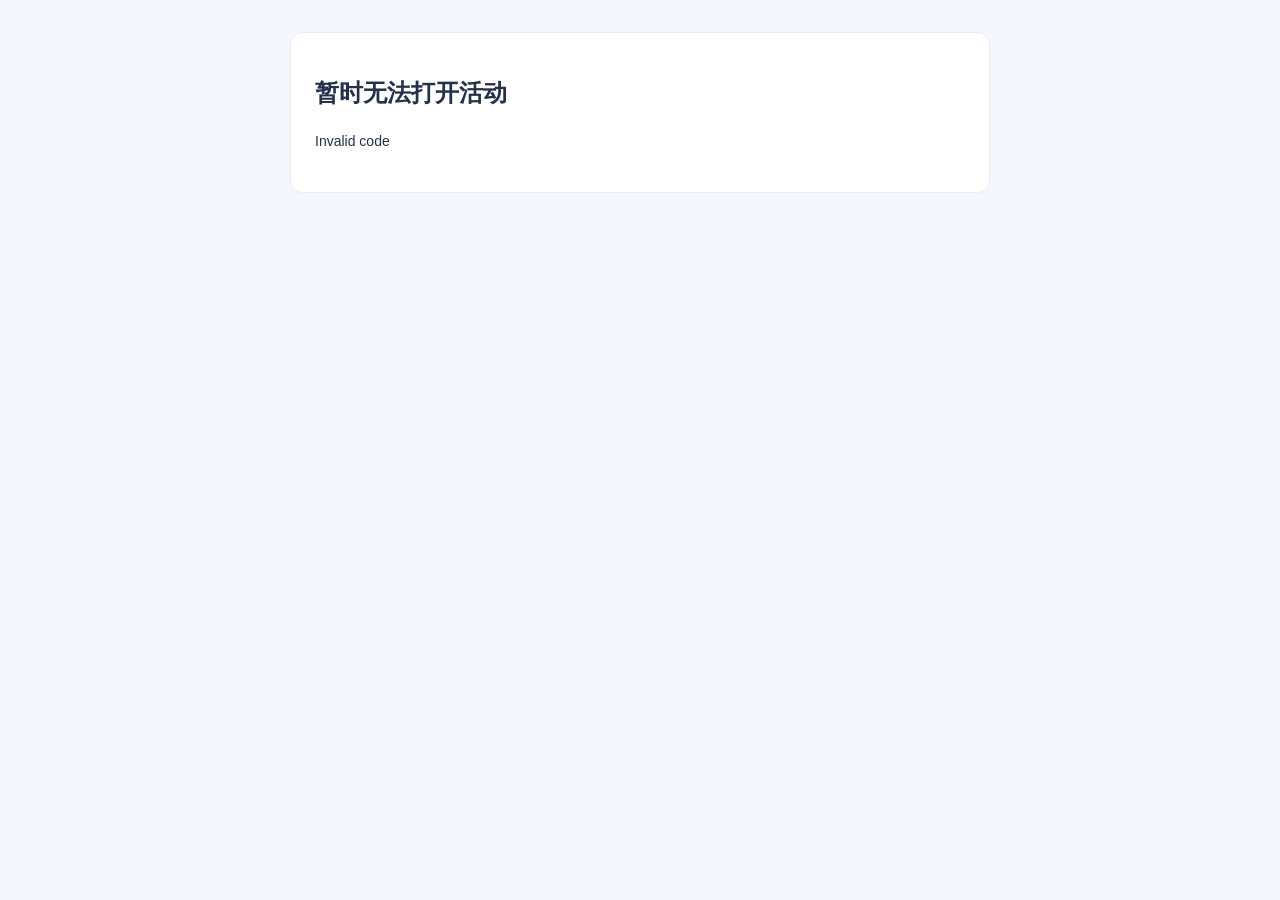
<file: group-share.html>
<!doctype html><html lang="zh-CN"><head><meta charset="utf-8"><meta name="viewport" content="width=device-width,initial-scale=1"><title>拼团活动预览</title><style>
*{box-sizing:border-box}body{margin:0;background:#f4f7fb;color:#243149;font:14px/1.7 "Microsoft YaHei",sans-serif}main{max-width:700px;margin:32px auto;padding:24px;background:white;border:1px solid #e7edf5;border-radius:12px}h1{font-size:24px}h2{font-size:17px;margin-top:28px}.muted{color:#8b9aac;font-size:12px}.course{padding:16px 0;border-top:1px solid #edf1f6}.tier{display:inline-block;padding:6px 10px;background:#edf3ff;color:#315deb;margin:4px;border-radius:6px}@media(max-width:720px){main{margin:16px}}
</style></head><body><main id="group-share-view"><p>正在读取活动…</p></main><script src="group-share-codec.js"></script><script src="group-share-preview.js"></script></body></html>
</file>
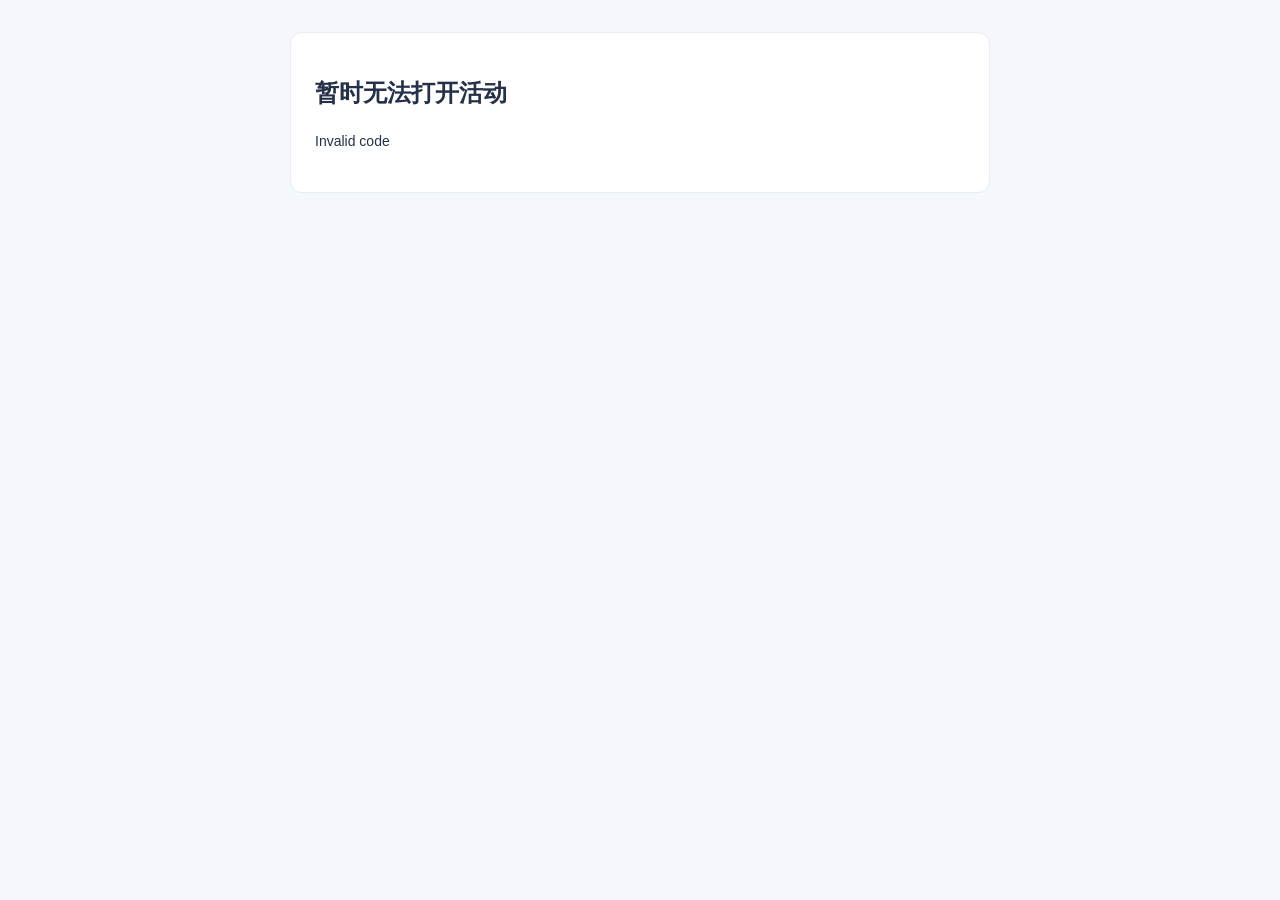
<file: joint-share.html>
<!doctype html><html lang="zh-CN"><head><meta charset="utf-8"><meta name="viewport" content="width=device-width,initial-scale=1"><title>联报活动预览</title><style>
*{box-sizing:border-box}body{margin:0;background:#f4f7fb;color:#243149;font:14px/1.7 "Microsoft YaHei",sans-serif}main{max-width:700px;margin:32px auto;padding:24px;background:white;border:1px solid #e7edf5;border-radius:12px}h1{font-size:24px}h2{font-size:17px;margin-top:28px}.muted{color:#8b9aac;font-size:12px}.course{padding:16px 0;border-top:1px solid #edf1f6}.tier{display:inline-block;padding:6px 10px;background:#edf3ff;color:#315deb;margin:4px;border-radius:6px}@media(max-width:720px){main{margin:16px}}
</style></head><body><main id="joint-share-view"><p>正在读取活动…</p></main><script src="joint-share-codec.js"></script><script src="joint-share-preview.js"></script></body></html>
</file>
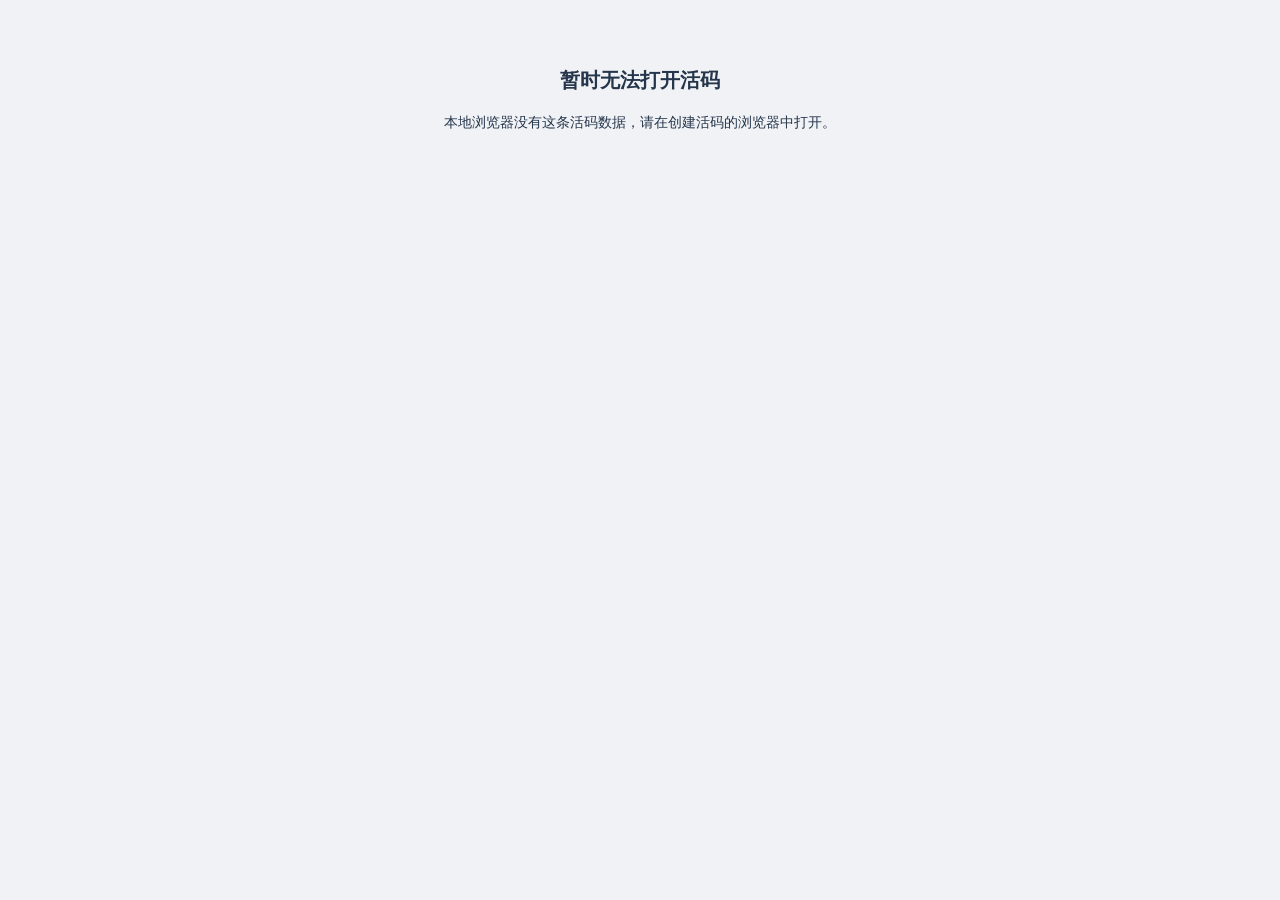
<file: wechat-live.html>
<!doctype html><html lang="zh-CN"><head><meta charset="utf-8"><meta name="viewport" content="width=device-width,initial-scale=1"><title>微信活码</title><link rel="stylesheet" href="wechat-live.css"></head><body class="wx-landing"><main id="wx-landing-root">正在读取活码…</main><script src="wechat-live-runtime.js"></script><script src="wechat-live-landing.js"></script></body></html>
</file>
<file: academic.css>
.menu-sub{padding-left:30px;font-size:13px}.module-label{font-size:11px;color:#7490b2;margin:16px 12px 6px}.module-chip{display:inline-block;border:1px solid #dce7fb;background:#f4f8ff;color:#54729d;border-radius:99px;padding:5px 10px;font-size:12px;margin-right:7px}.stat-strip{display:flex;gap:18px;flex-wrap:wrap;margin-bottom:20px}.stat{min-width:150px;padding:17px 20px;background:#fff;border:1px solid #e7edf5;border-radius:9px}.stat strong{display:block;font-size:24px;color:#315deb;margin-top:5px}.stat span{color:#8796aa}.steps{display:flex;align-items:center;justify-content:center;gap:16px;padding:26px 10px;margin-bottom:18px;background:#fff;border:1px solid #e7edf5;border-radius:10px}.step{display:flex;align-items:center;gap:8px;color:#a2afbe;font-weight:600}.step i{font-style:normal;border-radius:50%;width:25px;height:25px;background:#d9e1ec;color:#fff;display:grid;place-items:center}.step.active{color:#243149}.step.active i,.step.done i{background:#2fbd85}.step.done{color:#51a789}.step-line{width:88px;border-top:2px dotted #d5deea}.academic-grid{display:grid;grid-template-columns:repeat(2,minmax(0,1fr));gap:22px}.academic-grid.three{grid-template-columns:repeat(3,minmax(0,1fr))}.flow-card{background:#f8fafe;padding:20px;border:1px solid #e9eef6;border-radius:8px}.flow-arrow{display:grid;place-items:center;color:#9fb0c5;font-size:30px}.flow-layout{display:grid;grid-template-columns:minmax(0,1fr) 48px minmax(0,1fr);gap:12px;align-items:center}.summary-box{background:#f8fafe;border:1px solid #e9eef6;border-radius:8px;padding:18px 22px}.summary-line{display:flex;justify-content:space-between;gap:18px;padding:12px 0;border-bottom:1px solid #e8edf5}.summary-line:last-child{border-bottom:0}.summary-line strong{color:#315deb}.week-header{display:flex;align-items:center;justify-content:space-between;background:#f8fafe;padding:14px 18px;border:1px solid #e7edf5;margin-top:18px}.calendar{display:grid;grid-template-columns:130px repeat(7,minmax(115px,1fr));overflow:auto;border-left:1px solid #e7edf5;border-top:1px solid #e7edf5}.calendar>*{min-height:54px;padding:10px;border-right:1px solid #e7edf5;border-bottom:1px solid #e7edf5}.calendar .day{background:#f8fafe;text-align:center;color:#8493a7;font-size:12px;min-height:42px}.calendar .room-label{font-weight:600;color:#516278}.calendar .event{background:#eaf5ff;color:#315474;border-radius:5px;padding:7px;font-size:12px;line-height:1.5;margin:3px 0;cursor:pointer}.calendar .empty-day{color:#b4c0cf;text-align:center}.academic-note{color:#d97245;background:#fff5ee;border:1px solid #ffe7d6;padding:11px 14px;border-radius:7px;margin-bottom:18px}.data-bar{display:flex;justify-content:space-between;align-items:center;margin:16px 0;color:#8291a6}.table .nowrap{white-space:nowrap}.table .truncate{max-width:220px;overflow:hidden;text-overflow:ellipsis;white-space:nowrap}.modal-backdrop{position:fixed;inset:0;background:#17294588;z-index:10;display:grid;place-items:center;padding:20px}.modal{width:min(780px,95vw);max-height:90vh;overflow:auto;background:white;border-radius:10px;box-shadow:0 22px 55px #17294540;padding:24px}.modal-head{display:flex;align-items:center;justify-content:space-between;margin-bottom:20px}.modal-head h2{font-size:18px;margin:0}.modal .table{min-width:0}.modal-actions{display:flex;justify-content:center;gap:10px;margin-top:24px}.field-narrow{max-width:360px}.inline-radio{display:flex;gap:20px;padding:10px 0}.inline-radio input{accent-color:#315deb}.subtabs{display:flex;gap:8px;margin-bottom:18px}.subtabs button.active{background:#eef3ff;border-color:#315deb}.progress{height:6px;background:#e9eef6;border-radius:10px;overflow:hidden;width:90px}.progress span{display:block;height:100%;background:#315deb}.quiet{font-size:12px;color:#9aabba}.right{margin-left:auto}.foot-actions{display:flex;gap:10px;justify-content:flex-end;margin-top:24px}.payment-options{display:flex;gap:18px;flex-wrap:wrap;margin:12px 0}.payment-options label{white-space:nowrap}.payment-options input{accent-color:#315deb}.mini-title{font-size:14px;font-weight:700;margin:22px 0 14px}.back-link{color:#315deb;cursor:pointer;margin-bottom:14px;display:inline-block}.page-block{margin-bottom:20px}@media(max-width:1050px){.academic-grid,.academic-grid.three,.flow-layout{grid-template-columns:1fr}.flow-arrow{transform:rotate(90deg)}.calendar{grid-template-columns:100px repeat(7,110px)}}

/* 调班、转课选中学生后的信息条。 */
.flow-student-summary{display:flex;align-items:center;justify-content:space-between;gap:16px;flex-wrap:wrap;background:#f7f9fc;padding:18px 20px;margin-bottom:20px}.flow-student-main{flex:1;min-width:0}.flow-student-line{display:flex;align-items:baseline;flex-wrap:wrap;gap:8px 22px;overflow-wrap:anywhere}.flow-student-campus{color:#8796aa;font-size:12px;margin-top:7px;overflow-wrap:anywhere}.flow-student-summary>.btn{flex-shrink:0}
.transfer-information{align-items:stretch;margin-bottom:20px}.transfer-information .flow-card{background:#fff;min-width:0}.transfer-information .flow-arrow{align-self:center}.transfer-fee-box{background:#f8fafe;padding:18px 20px;border-radius:6px}.transfer-information .transfer-fee-box{margin-top:20px;min-height:210px}.transfer-fee-line{display:flex;align-items:center;justify-content:space-between;gap:16px;padding:12px 0}.transfer-fee-line>span:first-child{color:#8192aa}.transfer-money{color:#315deb;text-align:right}.transfer-money small{color:#8192aa;display:inline-block;font-size:12px}.transfer-discount{margin-bottom:26px}.transfer-discount-controls{display:flex;align-items:center;gap:10px}.transfer-discount-controls .select{width:110px}.transfer-discount-controls .input{width:150px}.transfer-payment{margin:24px 0}.transfer-payment .transfer-fee-line:first-child{border-bottom:1px solid #e8edf5}.transfer-difference{border-top:1px solid #e8edf5;margin-top:8px}.transfer-difference>div{text-align:right}.transfer-difference strong{color:#315deb;font-size:16px}.transfer-fee-line #temp-move-session-to{max-width:65%}@media(max-width:600px){.transfer-fee-box{padding:14px}.transfer-discount .transfer-fee-line{flex-wrap:wrap}.transfer-discount-controls{flex-wrap:wrap}.transfer-discount-controls .input{width:130px}.transfer-fee-line{gap:8px}.transfer-money small{display:block}}
</file>
<file: navigation.css>
.nav-toggle{width:100%;border:0;background:transparent;color:#b5c5da;text-align:left;border-radius:8px;display:flex;align-items:center;justify-content:space-between;cursor:pointer}
.nav-toggle:hover{background:#24405f;color:#fff}
.nav-level-1{font-size:14px;font-weight:700;color:#f0f5ff;padding:11px 14px;margin-top:18px}
.nav-level-2{font-size:13px;font-weight:600;padding:9px 14px 9px 28px;margin-top:3px}
.nav-level-3{font-size:12.5px;padding:8px 12px 8px 46px;margin:1px 0}
.nav-level-3.active{background:#315deb;color:#fff}
.nav-toggle.active-parent{color:#fff;background:#24405f}
.nav-chevron{color:#7f98b9;font-size:16px;line-height:1;transition:transform .2s}
.nav-toggle[aria-expanded="false"] .nav-chevron{transform:rotate(-90deg)}
.nav-children[hidden]{display:none!important}
.menu-item.nav-coming-soon:disabled{color:#929aa6;opacity:1;background:transparent;cursor:not-allowed}
.nav-phase-badge{display:inline-block;margin-left:8px;padding:1px 6px;border:1px solid #626d7d;border-radius:4px;color:#a4acb7;font-size:11px;line-height:1.5;vertical-align:middle}
.tab .nav-phase-badge{border-color:#d4dbe5;color:#68788e;background:#f4f6f9;font-weight:400}
@media(max-width:680px){.sidebar{display:block;max-height:280px;overflow:auto}.nav-level-1,.nav-level-2,.nav-level-3{white-space:normal}.nav-level-3{width:100%}}
</file>
<file: leads.css>
.lead-segments{display:flex;gap:3px;background:#f1f3e9;padding:4px;border-radius:999px;width:max-content;max-width:100%;overflow:auto;margin:0 0 20px}.lead-segments button{border:0;background:transparent;color:#66717c;font-weight:600;border-radius:99px;padding:9px 17px;white-space:nowrap}.lead-segments button.active{background:white;color:#243149;box-shadow:0 2px 7px #1b31421a}.lead-pill{display:inline-flex;align-items:center;gap:5px;border-radius:99px;padding:4px 10px;font-size:12px;font-weight:600;white-space:nowrap;background:#f0f1e7;color:#657169}.lead-pill.warm{background:#fff2dc;color:#a87019}.lead-pill.hot{background:#fce8e4;color:#b6594a}.lead-pill.cold{background:#e7f2ed;color:#42856a}.lead-pill.new{background:#fcebe6;color:#c25e4f}.lead-pill.overdue{background:#fce9e5;color:#b95748}.lead-pill.assigned{background:#e6f4ec;color:#408569}.lead-name{font-weight:700}.lead-secondary{color:#91a0af;font-size:12px;margin-top:5px}.lead-tip{border:1px solid #e2e9f1;border-left:4px solid #5180c1;background:#fff;padding:16px 18px;border-radius:8px;margin:16px 0 20px;line-height:1.6}.lead-tip.gold{border-left-color:#b38a37}.lead-stats{display:grid;grid-template-columns:repeat(3,minmax(0,1fr));gap:16px;margin-bottom:20px}.lead-stat{background:white;border:1px solid #e7edf5;border-radius:10px;padding:21px}.lead-stat span{color:#8291a5}.lead-stat strong{display:block;font-size:26px;margin-top:8px}.lead-stat a{float:right;color:#315deb;font-size:12px}.lead-detail-top{display:flex;justify-content:space-between;gap:16px;align-items:flex-start}.lead-detail-top h2{margin:0 0 10px;font-size:23px}.lead-detail-wrap{max-width:1180px;margin:auto}.lead-summary{background:#e9f2ff;border:1px solid #bfd6ff;border-radius:10px;padding:20px 23px;line-height:1.8;margin:20px 0}.lead-summary h3{margin:0 0 8px;font-size:16px}.lead-timeline{border-left:2px solid #e5ebf2;margin:16px 0 30px 10px;padding-left:27px}.lead-event{position:relative;margin:0 0 18px}.lead-event:before{content:"";position:absolute;left:-36px;top:5px;border:3px solid #d1dce7;border-radius:50%;width:11px;height:11px;background:white}.lead-event h4{margin:0 0 8px;font-size:14px}.lead-event .when{color:#9aa8b8;font-weight:400;margin-left:8px}.lead-event .body{background:#f8fafe;border:1px solid #edf1f6;padding:14px;border-radius:8px;color:#52657d}.lead-event .ai-note{background:#eaf3ff;color:#5272a1;padding:10px 13px;margin-top:7px;border-radius:7px}.lead-operation{display:flex;gap:10px;flex-wrap:wrap;margin:14px 0}.lead-operation .btn{border-radius:99px}.lead-modal{width:min(850px,95vw)}.lead-form-grid{display:grid;grid-template-columns:repeat(2,minmax(0,1fr));gap:17px 20px}.lead-form-grid .full{grid-column:1/-1}.lead-radio{display:flex;gap:18px;flex-wrap:wrap;padding:8px 0}.lead-radio input{accent-color:#315deb}.lead-today-label{background:#f0f5ff;color:#526fa6;padding:4px 9px;border-radius:6px;font-size:12px}.lead-table td{line-height:1.4}.lead-table tr td:first-child{min-width:145px}@media(max-width:850px){.lead-form-grid{grid-template-columns:1fr}.lead-stats{grid-template-columns:1fr}.lead-segments{width:100%}}

.lead-school-row{display:grid;grid-template-columns:145px minmax(180px,1fr) 170px auto;gap:10px;margin:0 0 10px}.lead-school-row .btn{white-space:nowrap}.lead-assignee-panel{border:1px solid #e2e8f2;border-radius:10px;padding:16px;margin-top:8px}.lead-assignee-panel[hidden]{display:none}.lead-recommend{display:flex;align-items:center;gap:8px;margin:14px 0 10px;color:#8793a5;font-size:13px}.lead-recommend button{border:1px solid #dae2ed;background:white;padding:5px 11px;border-radius:99px;color:#64748b;cursor:pointer}.lead-recommend button.active{color:#315deb;border-color:#b8cbfa;background:#f2f6ff}.lead-candidate{width:100%;display:flex;justify-content:space-between;align-items:center;gap:12px;text-align:left;background:white;border:1px solid #e0e6ef;border-radius:8px;padding:10px 13px;margin:6px 0;color:#6d7b8d;cursor:pointer}.lead-candidate.selected{border-color:#315deb;background:#f2f6ff}.lead-candidate strong{color:#213047;margin-right:7px}.lead-candidate small{color:#91a0af}.lead-candidate b{color:#5274ac}@media(max-width:750px){.lead-school-row{grid-template-columns:1fr 1fr}.lead-school-row .lead-school-name{grid-column:1/-1}.lead-candidate{align-items:flex-start;flex-direction:column}}
.lead-registration-page{max-width:1100px}.lead-registration-page .modal-actions{justify-content:flex-start;margin-top:28px}.lead-registration-page [id^="lead-registration-"][hidden]{display:none}
.main:has(.lead-detail-wrap){background:#fbfbf9}
.lead-detail-wrap{max-width:1000px;margin:0 auto;padding-bottom:74px;color:#172337;font-size:13px}
.lead-detail-wrap .btn{border-radius:99px;font-weight:500;border-color:#d7dadf;color:#26364b;background:#fff;white-space:nowrap}
.lead-detail-wrap .btn.small{min-height:28px;padding:5px 13px;font-size:12px}
.lead-detail-close{margin-bottom:16px}
.lead-profile-card{padding:22px 24px;border-color:#dfe1e5;box-shadow:0 1px 2px #24314909}
.lead-profile-title{display:flex;align-items:center;flex-wrap:wrap;gap:10px}
.lead-profile-title h1{font-size:21px;line-height:1.3;margin:0 2px 0 0}
.lead-detail-wrap .lead-pill{padding:3px 9px;font-size:11px;line-height:1.3}
.lead-profile-main{min-width:0}
.lead-profile-meta{font-size:12px;color:#929ba6;line-height:1.8;margin:10px 0 0;overflow-wrap:anywhere}
.lead-detail-wrap .lead-summary{margin:16px 0 30px;padding:20px 24px;border:1px solid #5687e8;border-radius:10px;background:#dfe9f7;color:#193454;font-size:13px;line-height:1.95}
.lead-summary-heading{display:flex;justify-content:space-between;align-items:center;gap:16px;margin-bottom:12px}
.lead-summary-heading>div{display:flex;align-items:baseline;gap:12px;flex-wrap:wrap}
.lead-summary-heading h2{font-size:16px;color:#315f98;margin:0}
.lead-summary-heading span{font-size:11px;color:#8190a2}
.lead-detail-wrap .lead-summary-heading .btn{background:transparent;border-color:#b6c7dc}
.lead-detail-wrap .lead-summary p{margin:0 0 10px;overflow-wrap:anywhere}
.lead-detail-wrap .lead-summary h3{font-size:13px;color:#172337;margin:6px 0 3px}
.lead-summary ol{margin:0;padding-left:22px}
.lead-summary li{padding-left:2px;margin:3px 0}
.lead-history-heading{display:flex;align-items:baseline;flex-wrap:wrap;gap:12px;margin-bottom:18px}
.lead-history-heading h2,.lead-follow-card h2{font-size:15px;margin:0;font-weight:700}
.lead-history-heading>span{font-size:11px;color:#969fa9}
.lead-detail-wrap .lead-timeline{border-left:1px solid #d9dcde;margin:0 0 30px 8px;padding:0 0 0 18px}
.lead-detail-wrap .lead-event{margin:0;padding-bottom:24px}
.lead-detail-wrap .lead-event:before{left:-24px;top:5px;border:1px solid #d1d6d8;width:10px;height:10px;background:#fbfbf9}
.lead-detail-wrap .lead-event.latest:before{border-color:#4f83e5}
.lead-event h3{display:flex;align-items:center;flex-wrap:wrap;gap:12px;font-size:13px;line-height:20px;margin:0 0 9px}
.lead-event time{font-size:11px;color:#98a2ad;font-weight:400}
.lead-detail-wrap .lead-event .body{background:#f5f4ef;border-color:#dadbd6;border-radius:8px;padding:13px 16px;line-height:1.8;color:#243149;white-space:pre-wrap;overflow-wrap:anywhere}
.lead-detail-wrap .lead-event .ai-note{background:#dce8f8;border-radius:7px;padding:12px 15px;margin-top:10px;line-height:1.7;color:#315f98;font-size:12px}
.lead-record-file{display:block;margin-top:8px;color:#315deb;overflow-wrap:anywhere}
.lead-follow-card{padding:22px 24px;border-color:#dfe1e5}
.lead-follow-card>p{color:#939ca7;font-size:12px;line-height:1.8;margin:6px 0 12px}
.lead-follow-card .lead-operation{margin:0;gap:10px}
.lead-detail-wrap .lead-enroll-action{color:#338b51;border-color:#64a17b}
.lead-detail-dock{position:fixed;bottom:0;left:238px;right:0;z-index:5;background:#fffffff5;border-top:1px solid #e3e5e8;padding:14px 34px;padding-bottom:max(14px,env(safe-area-inset-bottom))}
.lead-detail-dock-inner{max-width:1000px;margin:auto;display:flex;align-items:center;gap:10px;flex-wrap:wrap}
.lead-completion-actions{position:sticky;bottom:-24px;background:#fff;border-top:1px solid #e3e5e8;padding:14px 0 8px;margin-top:20px;z-index:1}
.lead-completion-actions>p{margin:0;color:#52657d;font-size:13px}
.lead-completion-actions .lead-operation{margin-bottom:0}
.lead-completion-actions .lead-enroll-action{color:#338b51;border-color:#64a17b}
.lead-follow-time-dialog{width:min(420px,90vw);border:1px solid #e3e5e8;border-radius:12px;padding:24px;color:#243149;box-shadow:0 22px 55px #17294540}
.lead-follow-time-dialog::backdrop{background:#17294588}
.lead-follow-time-dialog h2{margin:0 0 22px;font-size:18px}
.lead-detail-wrap .lead-call-action{background:#5989ce;color:#fff;border-color:#5989ce}
.lead-detail-wrap .lead-upload-action{background:#242829;color:#fff;border-color:#242829}
@media(max-width:900px){.lead-detail-dock{left:190px;padding-left:20px;padding-right:20px}}
@media(max-width:680px){.lead-detail-dock{left:0;padding-left:18px;padding-right:18px}.lead-detail-wrap{padding-bottom:90px}.lead-profile-card,.lead-follow-card,.lead-detail-wrap .lead-summary{padding:17px}.lead-profile-title h1{font-size:19px}.lead-summary-heading{align-items:flex-start}.lead-summary-heading>div{gap:3px}.lead-detail-top{gap:10px}}
.record-intro{color:#8390a2;line-height:1.7;margin:0 0 18px;font-size:13px}
.record-composer{border:1px solid #dce4ef;border-radius:10px;background:#fff;overflow:hidden;transition:border-color .15s,box-shadow .15s}
.record-composer:focus-within{border-color:#6b8cf0;box-shadow:0 0 0 3px #315deb0c}
.record-label{display:block;color:#43536a;font-weight:600;padding:17px 18px 0;font-size:13px}
.record-textarea{display:block;width:100%;min-height:240px;max-height:55vh;resize:vertical;border:0;outline:none;padding:14px 18px;line-height:1.85;background:transparent;color:#27364b;font:inherit;line-height:1.85}
.record-textarea::placeholder{color:#a0aabb}
.record-tools{display:flex;justify-content:space-between;align-items:center;gap:10px;padding:12px 14px;border-top:1px solid #f0f3f8;background:#fafbfe;flex-wrap:wrap}
.record-tool-buttons{display:flex;gap:6px;flex-wrap:wrap;margin-left:auto}
.record-tool{display:inline-flex;align-items:center;gap:5px;border:1px solid transparent;background:transparent;color:#476cba;padding:8px 10px;border-radius:6px;font-size:13px;white-space:nowrap}
.record-tool:hover{background:#edf2fc;border-color:#dce6fa}
.record-tool.recording{color:#cf4b57;background:#fff0f1;border-color:#f0c6cc}
.record-timer{font-size:12px;color:#c34b58;font-variant-numeric:tabular-nums}
.record-notice{padding:11px 14px;border-radius:7px;background:#f0f5ff;color:#4e6a98;font-size:12px;line-height:1.7;margin-top:14px;overflow-wrap:anywhere}
.record-notice[hidden]{display:none}
.record-attachments{display:grid;gap:10px;margin-top:14px}
.record-attachment{display:flex;align-items:center;gap:14px;padding:13px;border:1px solid #e2e9f2;border-radius:9px;background:#fcfdff}
.record-thumb{width:70px;height:70px;border-radius:7px;overflow:hidden;border:1px solid #e3e9f2;flex:none;background:#fff}
.record-thumb img{width:100%;height:100%;object-fit:cover;display:block}
.record-audio-icon{height:54px;width:54px;border-radius:9px;background:#eaf0ff;color:#4b71c3;font-size:24px;display:grid;place-items:center;flex:none}
.record-attachment-main{display:flex;flex-direction:column;gap:5px;min-width:0;flex:1}
.record-attachment-main strong{color:#3a4d69;font-size:13px;overflow:hidden;text-overflow:ellipsis;white-space:nowrap}
.record-attachment-main small,.record-status{font-size:12px;line-height:1.5;color:#8695aa}
.record-status.error{color:#bf575e}
.record-attachment-main audio{width:100%;max-width:360px;height:34px;margin:3px 0}
.record-attachment-actions{display:flex;flex-direction:column;align-items:flex-end;gap:8px;flex:none}
.record-remove{border:0;background:transparent;color:#8d99aa;font-size:12px;padding:2px 4px}
.record-remove:hover{color:#d24a5a}
.record-help{color:#94a0b2;font-size:12px;line-height:1.7;margin:14px 0 0}
.lead-saved-attachment{margin-top:12px;white-space:normal}
.lead-saved-attachment img{display:block;max-width:220px;max-height:160px;border-radius:6px;border:1px solid #dce4ee;object-fit:contain}
.lead-saved-attachment audio{display:block;width:100%;max-width:360px;height:38px}
@media(max-width:600px){.record-textarea{min-height:200px}.record-tools{padding:8px}.record-tool{padding:7px 6px;font-size:12px}.record-attachment{flex-wrap:wrap;gap:10px}.record-thumb{width:54px;height:54px}.record-attachment-actions{flex-direction:row;align-items:center;width:100%;justify-content:flex-end}.record-attachment-main audio{max-width:100%}}
.lead-registration-record .record-label{margin-bottom:0}.lead-registration-record .record-textarea{min-height:200px}.record-existing{margin-top:16px;padding:12px 14px;border:1px solid #e2e9f2;border-radius:8px;color:#72829a;font-size:12px}.record-existing summary{cursor:pointer}.record-existing .lead-saved-attachment{display:inline-block;vertical-align:top;margin-right:16px}
#lead-assignee-options[hidden]{display:none}
.lead-import-download{display:inline-flex;align-items:center;justify-content:center;text-decoration:none}
.lead-import-download:focus-visible{outline:3px solid #a8bdf8;outline-offset:3px}
.lead-detail-wrap.lead-registration-detail{padding-bottom:0}
.lead-pill.none{background:#edf0f4;color:#718096}
.communication-fields{padding:16px 0;margin-bottom:16px;border-bottom:1px solid #e7edf5}
.communication-fields .help{margin-top:0}
.communication-fields [hidden]{display:none}
.communication-history{display:flex;flex-direction:column;gap:5px;margin-top:12px;padding-top:10px;border-top:1px solid #e1e4e9;color:#687d97;font-size:12px;white-space:pre-wrap}

.lead-event h3{flex-wrap:wrap;row-gap:5px}.lead-event-operator{font-size:11px;font-weight:400;color:#7d8c9d;overflow-wrap:anywhere}.lead-event .body{white-space:pre-wrap;overflow-wrap:anywhere}
.enrollment-optional{margin-top:24px}.enrollment-optional>summary{display:flex;align-items:center;gap:10px;width:max-content;cursor:pointer;list-style:none;padding:9px 20px;border:1px solid #dce3ed;border-radius:4px;background:#fff;color:#315deb;font-size:13px;line-height:18px;user-select:none}.enrollment-optional>summary::-webkit-details-marker{display:none}.enrollment-optional>summary:hover{border-color:#315deb;background:#f7f9ff}.enrollment-optional>summary:focus-visible{outline:2px solid #315deb;outline-offset:3px}.enrollment-chevron{width:6px;height:6px;border-right:1.5px solid currentColor;border-bottom:1.5px solid currentColor;transform:rotate(45deg);margin-top:-3px;transition:transform .18s ease}.enrollment-collapse-label{display:none}.enrollment-optional[open] .enrollment-expand-label{display:none}.enrollment-optional[open] .enrollment-collapse-label{display:inline}.enrollment-optional[open] .enrollment-chevron{transform:rotate(225deg);margin-top:3px}.enrollment-optional>.lead-form-grid{padding-top:24px}
.enrollment-class-filters{display:grid;grid-template-columns:repeat(4,minmax(0,1fr));gap:16px}.enrollment-class-search{grid-column:span 2}.enrollment-picker-footer{display:flex;align-items:center;justify-content:space-between;gap:18px;flex-wrap:wrap;padding-top:20px;border-top:1px solid #e3eaf3}.enrollment-picker-footer strong{color:#315deb}.enrollment-selected-table{min-width:850px}.enrollment-selected-table td[rowspan]{vertical-align:middle;border-right:1px solid #e6ebf2}.enrollment-item-actions{display:flex;gap:8px;align-items:center}.enrollment-item-actions .select{min-width:80px}.enrollment-selected-table td:nth-child(4) .select{min-width:95px}.enrollment-total{text-align:right;padding:22px 0;color:#7a8ba1}.enrollment-total strong{font-size:22px;color:#f17853;margin-left:8px}@media(max-width:1000px){.enrollment-class-filters{grid-template-columns:repeat(2,minmax(0,1fr))}}@media(max-width:600px){.enrollment-class-filters{grid-template-columns:1fr}.enrollment-class-search{grid-column:auto}}
.enrollment-class-header{display:flex;align-items:center;padding:20px 24px;border-bottom:1px solid #e3eaf3}
.checkout-receipt{flex-wrap:wrap}.checkout-proofs{display:flex;gap:12px;flex-wrap:wrap;margin-top:8px}.checkout-proof{display:flex;align-items:center;gap:8px;padding:8px;border:1px solid #e3eaf3;border-radius:6px}.checkout-proof-link{display:flex;align-items:center;gap:8px;max-width:340px;overflow-wrap:anywhere;font-size:12px}.checkout-proof-link img{width:52px;height:52px;object-fit:cover;border:1px solid #e3eaf3;border-radius:4px}.checkout-order-proofs{margin-top:10px;font-size:12px}.checkout-order-proofs summary{cursor:pointer;color:#315deb}.checkout-order-proofs .checkout-proof-link{margin:8px 0}
.order-filters{display:grid;grid-template-columns:repeat(4,minmax(0,1fr));gap:18px 16px}.order-filters .field{min-width:0;margin:0}.order-filters .field>label{display:block;margin-bottom:8px}.order-filters .input,.order-filters .select{width:100%;min-width:0}.order-date-range{display:flex;align-items:center;gap:6px}.order-date-range .input{flex:1;width:0;padding-left:6px;padding-right:6px}.order-date-range>span{color:#8796aa;font-size:12px}.order-filter-actions{justify-content:flex-end;margin:18px 0}.order-filter-actions .btn+.btn{margin-left:8px}@media(max-width:1150px){.order-filters{grid-template-columns:repeat(2,minmax(0,1fr))}}@media(max-width:640px){.order-filters{grid-template-columns:1fr}}
.enrollment-checkout>section{margin-bottom:42px}.enrollment-checkout .section-title{font-size:15px;margin-bottom:20px}.checkout-student{font-size:13px;margin-bottom:16px}.enrollment-checkout .table th,.enrollment-checkout .table td{width:33.333%}.enrollment-checkout .table td{vertical-align:middle}.checkout-field{display:flex;align-items:flex-start;gap:12px;margin:22px 0;font-size:13px;min-height:32px}.checkout-field>label{width:80px;flex-shrink:0;text-align:right;color:#8291a5;line-height:38px}.checkout-field>span,.checkout-field>strong{line-height:38px}.checkout-field>.select{width:320px;max-width:100%}.checkout-field>.textarea{width:600px;max-width:100%;min-height:85px}.checkout-field .lead-radio{padding:9px 0}.checkout-link{border:0;background:none;color:#315deb;padding:10px 0;cursor:pointer}.checkout-receipts{display:flex;flex-direction:column;gap:10px}.checkout-receipt{display:flex;gap:7px;align-items:center}.checkout-receipt .select{width:100px}.checkout-receipt .input{width:145px}.checkout-add{border:0;background:#315deb;color:white;border-radius:50%;width:22px;height:22px;font-size:18px;line-height:20px;cursor:pointer}.checkout-payment-notice{margin-left:92px;color:#8291a5;font-size:13px}.checkout-error{color:#d75249}.checkout-actions{justify-content:center}@media(max-width:600px){.checkout-field{gap:8px}.checkout-field>label{width:66px}.checkout-receipt{flex-wrap:wrap}.checkout-receipt .input{width:120px}.checkout-payment-notice{margin-left:74px}}
.lead-multi-person{display:flex;align-items:center;gap:10px}.lead-multi-person input{width:16px;height:16px;accent-color:#3458f5}.lead-multi-candidate{cursor:pointer}.lead-multi-selection{display:flex;flex-wrap:wrap;align-items:center;gap:8px;margin-top:14px}.lead-multi-selection>span{color:#7b8ba2}
.lead-school-heading{display:flex;align-items:center;gap:18px;flex-wrap:wrap;color:#56677f;margin-bottom:8px}.lead-school-heading .lead-radio{padding:0}.lead-school-heading .lead-radio label{display:inline-flex;align-items:center;gap:5px;margin:0}
.lead-pool-filters .toolbar-left{display:flex;flex-wrap:wrap;gap:16px;flex:1}
.lead-pool-filters .field{flex:1;min-width:180px;max-width:280px}
.lead-pool-filters{align-items:flex-end;margin:18px 0}
.lead-management-title{display:flex;flex-wrap:wrap;align-items:flex-start;gap:12px 20px}
.lead-management-title h1{margin:0}
.lead-management-campus{display:flex;align-items:center;gap:8px;margin-top:8px}
.lead-management-campus .select{width:220px;max-width:100%;height:36px}
.lead-fixed-campus{display:inline-block;min-width:120px;padding:7px 12px;border:1px solid #dce5f2;border-radius:7px;background:white}
.teaching-term-picker{position:relative;min-width:0}
.teaching-term-trigger{display:flex;align-items:center;justify-content:space-between;width:100%;text-align:left;cursor:pointer;background:#fff}
.teaching-term-menu{position:absolute;left:0;right:0;top:calc(100% + 4px);z-index:40;max-height:300px;overflow-y:auto;padding:4px;background:#fff;border:1px solid #cfdaed;border-radius:8px;box-shadow:0 8px 24px #19395c26}
.teaching-term-menu[hidden]{display:none}
.teaching-term-row{display:flex;align-items:center;gap:8px;border-radius:5px}
.teaching-term-row.selected{background:#edf3ff}
.teaching-term-row:hover{background:#f3f6fc}
.teaching-term-option,.teaching-term-default-action{border:0;background:transparent;cursor:pointer;font:inherit;color:inherit;border-radius:4px}
.teaching-term-option{flex:1;min-width:0;text-align:left;padding:10px 8px;overflow-wrap:anywhere}
.teaching-term-default-action{flex-shrink:0;padding:8px;font-size:12px;color:#3158f5;white-space:nowrap}
.teaching-term-default-mark{margin-left:8px;font-size:11px;color:#657b9b}
.teaching-term-option:focus-visible,.teaching-term-default-action:focus-visible{outline:2px solid #3158f5;outline-offset:-2px}
.lead-enrolled-date-filter{display:flex;flex-wrap:wrap;align-items:center;gap:8px;margin:20px 0 12px}
.lead-enrolled-date-filter .input{width:160px;min-width:140px}
</file>
<file: shortcuts.css>
.shortcut-stats{display:grid;grid-template-columns:repeat(3,minmax(0,1fr));gap:16px;margin-bottom:20px}
.shortcut-stat{padding:20px 24px;display:flex;flex-direction:column;gap:8px}
.shortcut-stat span{color:#8190a3;font-size:13px}
.shortcut-stat strong{font-size:28px;color:#253854;line-height:1.2}
.shortcut-stat-note{color:#8898ad;font-size:11px;line-height:1.5;margin-top:2px}
.shortcut-filter-bar{display:grid;gap:12px;margin-bottom:18px}.shortcut-date-row{display:flex;align-items:center;gap:12px;flex-wrap:wrap}.shortcut-date-row>label{font-weight:600;color:#56677f;white-space:nowrap}.shortcut-date-range{display:flex;align-items:center;gap:9px}.shortcut-date-range .input{width:145px;min-height:36px}.shortcut-date-range span{color:#8796aa}.shortcut-presets{display:flex;gap:6px;flex-wrap:wrap}.shortcut-presets .btn{min-height:36px;padding:7px 11px;color:#4c5e78}.shortcut-presets .btn.selected{color:#315deb;border-color:#315deb;background:#f1f5ff}.shortcut-rule{font-size:12px;color:#8b9aac;margin:13px 0 0;line-height:1.5}.quick-lead-table tr[hidden]{display:none!important}
.shortcut-extra-filters{display:flex;align-items:center;gap:10px;flex-wrap:wrap}.shortcut-extra-filters label{font-weight:600;color:#56677f;white-space:nowrap}.shortcut-extra-filters .select{width:160px;min-height:36px;margin-right:14px}.shortcut-intent{display:inline-block;padding:4px 9px;border-radius:99px;background:#f1f5fc;color:#536b92;font-size:12px;white-space:nowrap}
.shortcut-search{position:relative;width:min(310px,100%);min-width:220px}.shortcut-search svg{position:absolute;left:12px;top:50%;transform:translateY(-50%);color:#8a9ab0;pointer-events:none}.shortcut-search .input{padding-left:38px;min-height:36px}
@media(max-width:900px){.shortcut-stats{grid-template-columns:repeat(2,minmax(0,1fr))}}
@media(max-width:520px){.shortcut-stats{gap:9px}.shortcut-stat{padding:14px}.shortcut-stat strong{font-size:22px}}
</file>
<file: mall.css>
.mall-metrics{display:grid;grid-template-columns:repeat(3,minmax(0,1fr));gap:14px;margin-bottom:18px}
.mall-metric{padding:18px 22px}.mall-metric strong{display:block;font-size:25px;color:#253854;margin-bottom:5px}.mall-metric span{color:#8796aa}
.mall-tabs{display:flex;gap:25px;border-bottom:1px solid #e8edf4;margin-bottom:18px}.mall-tabs button{border:0;background:none;padding:10px 2px 14px;color:#7b8ba2}.mall-tabs button.active{color:#315deb;border-bottom:2px solid #315deb;font-weight:700}
.mall-check{width:16px;height:16px;accent-color:#315deb}.mall-status{display:inline-flex;align-items:center;gap:6px}.mall-status:before{content:"";width:7px;height:7px;border-radius:50%;background:#aebccc}.mall-status.running:before{background:#315deb}.mall-status.ended:before{background:#ef6268}
.mall-actions{display:flex;gap:8px;flex-wrap:wrap}.mall-actions button{border:0;background:none;color:#315deb;padding:3px;cursor:pointer}.mall-actions button:disabled{color:#b6c1d0}
.mall-editor{display:grid;grid-template-columns:minmax(350px,1fr) 325px;gap:16px}.mall-preview-area{background:#f3f6fb;border:1px solid #e3eaf3;border-radius:10px;min-height:520px;padding:20px;display:flex;justify-content:center}.mall-phone{width:285px;background:#fff;border:8px solid #28364d;border-radius:29px;box-shadow:0 12px 30px #1c385024;overflow:hidden;align-self:start}.mall-phone-top{height:20px;background:#28364d;color:white;text-align:center;font-size:10px}.mall-phone-header{padding:15px 16px;background:#3979ed;color:white;font-weight:700}.mall-phone-card{margin:12px;padding:14px;border:1px solid #e8edf4;border-radius:8px;font-size:12px}.mall-phone-card.selected{outline:2px solid #315deb}.mall-phone-banner{background:#ebf2ff;color:#315deb;min-height:90px;display:grid;place-items:center;font-size:14px;font-weight:700}.mall-phone-card small{display:block;color:#91a0b1;margin-top:8px}.mall-editor-side{padding:22px}.mall-editor-side .field{margin:18px 0}.mall-color-row{display:flex;gap:10px;margin-top:10px}.mall-color{width:25px;height:25px;border-radius:4px;border:2px solid white;box-shadow:0 0 0 1px #dce4ef;cursor:pointer}.mall-color.chosen{box-shadow:0 0 0 2px #315deb}
.mall-choice-list{display:grid;gap:8px}.mall-choice{display:flex;align-items:center;gap:10px;padding:11px 13px;border:1px solid #e1e8f2;border-radius:7px}.mall-choice input{accent-color:#315deb}.mall-form-section{border-left:3px solid #315deb;padding-left:12px;margin:6px 0 22px;font-weight:700}.mall-modal{max-width:900px!important}.mall-modal .table-wrap{max-height:350px;overflow:auto}
@media(max-width:950px){.mall-editor{grid-template-columns:1fr}.mall-preview-area{min-height:410px}.mall-metrics{grid-template-columns:1fr}}
</file>
<file: structure.css>
.structure-summary{display:flex;gap:14px;margin-bottom:18px}.structure-summary .card{padding:16px 22px;min-width:170px}.structure-summary strong{display:block;font-size:22px;margin-bottom:3px}.structure-summary span{color:#8493a7;font-size:12px}
.structure-note{color:#8190a3;font-size:13px;margin:0 0 18px}
.teaching-display-table{max-width:620px;min-width:480px}.teaching-display-table th{background:transparent;color:#243149}.teaching-display-table th,.teaching-display-table td{border:0;padding:12px}.teaching-display-table th:first-child{width:25%}.teaching-display-table th:nth-child(2){width:25%}.teaching-display-input{position:relative;max-width:240px}.teaching-display-input .input{padding-right:42px}.teaching-display-input .input:disabled{background:#f4f6fa;color:#8b9aac;cursor:not-allowed}.teaching-display-count{position:absolute;right:12px;top:50%;transform:translateY(-50%);font-size:12px;color:#8b9aac;pointer-events:none}
@media(max-width:700px){.structure-summary{flex-wrap:wrap}.structure-summary .card{flex:1}}
</file>
<file: permissions.css>
.permission-identity{min-height:32px;width:175px;padding:4px 8px;font-size:12px}.permission-tree{display:grid;grid-template-columns:repeat(2,minmax(0,1fr));gap:14px}.permission-group{border:1px solid #e3eaf4;border-radius:9px;padding:17px 18px}.permission-group h3{margin:0 0 12px;font-size:14px}.permission-group label{display:flex;align-items:center;gap:8px;cursor:pointer}.permission-group input{accent-color:#315deb;width:16px;height:16px}.permission-children{display:grid;grid-template-columns:repeat(2,minmax(0,1fr));gap:9px 14px;padding-left:24px}.permission-children label{color:#62738b;font-size:13px}.permission-readonly{display:inline-block;margin-left:9px;color:#9b6b15;background:#fff7e8;border-radius:5px;padding:5px 8px;font-size:12px}.permission-dirty{color:#d6872c;font-size:12px}.permission-denied{max-width:600px;margin:70px auto;text-align:center}.permission-denied h2{font-size:22px}.permission-role-bar{display:flex;align-items:center;gap:12px;flex-wrap:wrap;margin-bottom:18px}.permission-role-bar .select{max-width:230px}.permission-log-diff{color:#576980;font-size:12px;line-height:1.5}.permission-modal{max-width:460px!important}
.menu-item[hidden],.nav-toggle[hidden],.permission-dirty[hidden]{display:none!important}
@media(max-width:950px){.permission-tree{grid-template-columns:1fr}}@media(max-width:600px){.permission-children{grid-template-columns:1fr}.permission-identity{width:125px}}
</file>
<file: marketing-forms.css>
.mf-steps{display:grid;grid-template-columns:repeat(3,1fr);margin:0 0 18px;background:#f7f9fd;border:1px solid #e6edf5;border-radius:8px;overflow:hidden}.mf-steps span{text-align:center;padding:14px;color:#76869b;font-weight:600}.mf-steps .active{background:#315deb;color:#fff}.mf-steps .done{color:#315deb}
.mf-builder{display:grid;grid-template-columns:230px minmax(330px,1fr) 290px;gap:14px;min-height:570px}.mf-panel{padding:18px;overflow:auto}.mf-panel h3{margin:5px 0 14px;font-size:15px}.mf-palette{display:grid;grid-template-columns:1fr 1fr;gap:8px;margin-bottom:20px}.mf-palette button{border:1px dashed #d8e2f0;background:#fff;border-radius:5px;min-height:38px;color:#536783}.mf-palette button:hover{color:#315deb;border-color:#315deb}.mf-canvas{padding:18px;background:#f5f8fc;border:1px solid #e5ebf3;border-radius:9px;display:flex;justify-content:center}.mf-phone{width:min(100%,390px);background:#fff;min-height:510px;border:1px solid #e5eaf2;box-shadow:0 8px 20px #14223e0c}.mf-cover{padding:25px 20px;background:linear-gradient(125deg,#315deb,#7298f4);color:white;min-height:145px}.mf-cover h2{margin:0 0 14px;font-size:20px}.mf-cover p{margin:0;color:#e5edff;font-size:12px}.mf-field-preview{padding:16px 18px;border-bottom:1px solid #eff2f6;cursor:pointer}.mf-field-preview.selected{outline:2px dashed #315deb;outline-offset:-3px}.mf-field-preview label{display:block;font-weight:600;margin-bottom:9px}.mf-field-preview small{display:block;color:#97a4b4;margin-top:6px}.mf-field-options{display:grid;gap:9px;padding:10px;border:1px solid #e7edf5;border-radius:6px;color:#8491a2}.mf-settings{display:grid;gap:15px}.mf-settings .field{margin:0}.mf-settings .input{min-height:36px}.mf-options{display:grid;gap:8px}.mf-option{display:flex;gap:7px}.mf-option .input{flex:1}.mf-form-footer{display:flex;justify-content:center;gap:12px;margin-top:18px}.mf-rule{border-top:1px solid #e8edf5;padding:22px 0}.mf-rule:first-of-type{border-top:0}.mf-rule h3{font-size:16px;margin:0 0 16px;border-left:3px solid #315deb;padding-left:10px}.mf-rule .checkrow{margin:10px 0}.mf-publish{max-width:780px}.mf-link{display:flex;gap:10px}.mf-link input{flex:1}.mf-qr-placeholder{width:170px;height:170px;border:1px dashed #afbed2;display:grid;place-items:center;color:#8797ab;text-align:center;margin:18px 0;background:#f8fafd}.mf-appearance{display:grid;gap:18px}.mf-appearance label{display:flex;align-items:center;gap:9px}.mf-list-actions{display:flex;gap:8px;flex-wrap:wrap}.mf-list-actions button{padding:3px;border:0;color:#315deb;background:none;cursor:pointer}.mf-preview-page{max-width:500px;margin:0 auto}.mf-preview-page .mf-phone{width:100%}
@media(max-width:1050px){.mf-builder{grid-template-columns:1fr 1.4fr}.mf-builder>.mf-panel:last-child{grid-column:1/-1}}@media(max-width:700px){.mf-builder{display:block}.mf-builder>*{margin-bottom:12px}.mf-palette{grid-template-columns:repeat(3,1fr)}.mf-steps span{font-size:12px}.mf-link{flex-wrap:wrap}}
.mf-download-card{margin-top:16px}.mf-download-toggle{display:flex;align-items:center;gap:9px;font-weight:600}.mf-download-toggle input{accent-color:#315deb}.mf-download-upload{max-width:630px;margin-top:20px}.mf-resource-item,.mf-success-resource{display:flex;align-items:center;gap:12px;padding:15px;border:1px solid #dce7f5;border-radius:8px;background:#f8fbff;margin-top:14px}.mf-resource-item .btn,.mf-success-resource .btn{margin-left:auto}.mf-success-resource{margin:18px 0}.mf-success-resource p{margin:6px 0 0}
</file>
<file: trials.css>
.trial-steps{display:flex;gap:22px;padding:0 0 24px;margin:0 0 24px;border-bottom:1px solid #e7edf5;list-style:none;color:#8b9aac;flex-wrap:wrap}
.trial-steps li{display:flex;align-items:center;gap:8px}.trial-steps b{display:grid;place-items:center;width:28px;height:28px;border-radius:50%;background:#f0f3f8}
.trial-steps .active{color:#315deb;font-weight:600}.trial-steps .active b{background:#315deb;color:white}
.trial-panel{margin-bottom:22px}.trial-summary{display:grid;grid-template-columns:130px minmax(0,1fr);gap:16px;margin:20px 0;max-width:900px}
.trial-summary dt{color:#7b8ba2}.trial-summary dd{margin:0;white-space:pre-wrap;overflow-wrap:anywhere}
.trial-pending{background:#fff3dc;color:#b5791f}.trial-summary-card{background:#f7f9fe;border:1px solid #e1e8f5;padding:20px;border-radius:9px}
.trial-modal{max-width:760px;width:calc(100% - 32px);max-height:90vh;overflow:auto}
.trial-table-note{display:block;color:#8796aa;margin-top:5px;font-size:12px;white-space:pre-wrap;overflow-wrap:anywhere}
.trial-success{border-left:4px solid #315deb}.trial-roster{margin-top:24px}
.trial-session-date{white-space:nowrap}.trial-session-weekday{color:#f04438;font-size:12px;margin-left:4px}
.my-trial-actions{display:flex;gap:8px;flex-wrap:wrap;min-width:150px}
.trial-intention-shell{background:transparent;border:0;box-shadow:none}.trial-intention-shell>.pad{padding:0}.trial-class-module{margin-bottom:22px}.trial-booking-module .field{margin-top:20px}.trial-booking-module .section-title,.trial-class-module .section-title{margin-top:0}.trial-booking-module .table{margin-bottom:20px}
@media(max-width:680px){.trial-summary{grid-template-columns:90px minmax(0,1fr)}.trial-steps{gap:12px}.trial-steps li{font-size:12px}}
.trial-confirm-section+.trial-confirm-section{border-top:1px solid #e1e8f5;margin-top:24px;padding-top:24px}.trial-confirm-section .section-title{margin:0 0 18px}.trial-confirm-grid{display:grid;grid-template-columns:repeat(3,minmax(0,1fr));gap:18px 28px;margin:0 0 20px}.trial-confirm-grid:last-child{margin-bottom:0}.trial-confirm-field{display:flex;gap:12px;min-width:0;align-items:baseline;line-height:1.7}.trial-confirm-field dt{flex:0 0 80px;color:#7b8ba2}.trial-confirm-field dd{margin:0;min-width:0;white-space:pre-wrap;overflow-wrap:anywhere}.trial-confirm-field.full{grid-column:1/-1}.trial-confirm-section .table-wrap{margin-bottom:20px}.trial-modal .trial-confirm-grid{grid-template-columns:repeat(2,minmax(0,1fr))}@media(max-width:1000px){.trial-confirm-grid{grid-template-columns:repeat(2,minmax(0,1fr))}}@media(max-width:640px){.trial-confirm-grid,.trial-modal .trial-confirm-grid{grid-template-columns:1fr;gap:12px}.trial-confirm-field dt{flex-basis:76px}}
</file>
<file: schedule-calendar.css>
.schedule-date-bar{display:flex;align-items:center;justify-content:space-between;gap:16px;flex-wrap:wrap;padding:14px 16px;background:#f8fafe;margin-bottom:18px;border-radius:6px}
.schedule-legend{display:flex;gap:14px;color:#4285a7;font-size:12px}.schedule-legend .conflict{color:#cf724c}
.schedule-scroll{max-height:68vh;overflow:auto;border:1px solid #e4eaf2;position:relative;background:#fff}
.schedule-time-grid{display:grid;position:relative}.schedule-axis-heading,.schedule-room-heading{position:sticky;top:0;z-index:3;background:#f7f9fc;border-bottom:1px solid #dfe6ee;border-right:1px solid #e4eaf2;padding:14px;text-align:center;font-weight:600;color:#63738a}
.schedule-axis-heading{left:0;z-index:4}.schedule-time-axis{position:sticky;left:0;z-index:2;background:#f8fafe;border-right:1px solid #e4eaf2}.schedule-time-axis span{position:absolute;left:12px;font-size:12px;color:#8090a6;transform:translateY(-50%)}.schedule-time-axis span:first-child{transform:none}
.schedule-room-track{position:relative;border-right:1px solid #e4eaf2;background:repeating-linear-gradient(to bottom,transparent 0,transparent 29px,#edf1f6 29px,#edf1f6 30px,transparent 30px,transparent 59px,#dfe6ee 59px,#dfe6ee 60px)}
.schedule-event{display:flex;flex-direction:column;gap:4px;text-align:left;width:100%;min-width:0;border:1px solid #cde7f1;border-left:3px solid #57a6c3;background:#e6f5fc;color:#2d586c;border-radius:5px;padding:7px 8px;line-height:1.4;font-size:12px;overflow:hidden;cursor:default}.schedule-event strong{font-weight:600;overflow-wrap:anywhere}.schedule-event span{display:block}.schedule-event:focus-visible{outline:2px solid #315deb;outline-offset:1px}.schedule-room-track>.schedule-event{position:absolute;z-index:1}.schedule-event:hover,.schedule-event:focus{filter:brightness(.98);box-shadow:0 2px 8px #18344e20}.schedule-event.conflict{background:#fff0e7;border-color:#f4ceba;border-left-color:#dc845b;color:#8c4b2c}.schedule-conflict-label{font-weight:600}
.schedule-week-table{width:100%;min-width:1250px;border-collapse:separate;border-spacing:0;table-layout:fixed}.schedule-week-table th,.schedule-week-table td{padding:12px;border-right:1px solid #e8edf3;border-bottom:1px solid #e8edf3;vertical-align:top}.schedule-week-table thead th{position:sticky;top:0;z-index:3;background:#f8fafe;font-size:12px;color:#8595a9;text-align:center}.schedule-week-table th:first-child{width:170px;position:sticky;left:0;background:#f8fafe;z-index:2;text-align:left}.schedule-week-table thead th:first-child{z-index:4}.schedule-week-table td{height:112px}.schedule-week-table th small{display:block;color:#91a0b3;font-weight:400;margin-top:6px}.schedule-week-table .schedule-event+.schedule-event{margin-top:8px}.schedule-week-table .is-today{color:#315deb;background:#eff4ff}.schedule-free{color:#abb7c5;display:block;text-align:center;padding-top:16px;font-size:12px}
.schedule-tooltip{position:fixed;z-index:1200;width:360px;max-width:calc(100vw - 24px);max-height:calc(100vh - 24px);overflow:auto;padding:16px;background:#e7f6ff;border:1px solid #badcec;border-radius:7px;box-shadow:0 8px 25px #1b355530;color:#314c5e;pointer-events:none;font-size:13px}.schedule-tooltip[hidden]{display:none}.schedule-tooltip-title{display:block;margin-bottom:12px;font-size:14px}.schedule-tooltip dl{margin:0}.schedule-tooltip dl>div{display:grid;grid-template-columns:82px minmax(0,1fr);gap:8px;margin-top:7px;line-height:1.5}.schedule-tooltip dt{color:#728da0}.schedule-tooltip dd{margin:0;overflow-wrap:anywhere}
.schedule-order{margin:0 0 20px;max-width:640px}.schedule-order-row{display:flex;align-items:center;justify-content:space-between;gap:16px;padding:10px 0;border-top:1px solid #edf1f6}.schedule-order-row:first-of-type{border-top:0}
@media(max-width:700px){.schedule-date-bar{padding:12px}.schedule-date-bar strong{font-size:12px}.schedule-scroll{max-height:65vh}}
.schedule-heading-title{display:flex;align-items:baseline;gap:18px;flex-wrap:wrap}
.schedule-heading-campus{display:flex;align-items:center;gap:8px;margin-top:8px}
.schedule-heading-campus .select{height:36px;max-width:100%}
.schedule-time-filters{display:grid;grid-template-columns:repeat(5,minmax(0,1fr));gap:16px;margin-bottom:16px}
.schedule-time-filters .field{margin:0;min-width:0}
.schedule-teacher-controls{display:flex;align-items:center;gap:24px;flex-wrap:wrap;margin-bottom:20px}
.schedule-teacher-name,.schedule-teacher-range{display:flex;align-items:center;gap:10px;flex-wrap:wrap}
.schedule-teacher-name .input{width:210px}
.schedule-teacher-range .input{width:160px}
.schedule-teacher-picker{position:relative;width:210px}
.schedule-time-picker{width:100%}
.schedule-time-filters .field:last-child .schedule-teacher-picker-panel{left:auto;right:0}
.schedule-teacher-picker>.select{width:100%;display:flex;align-items:center;justify-content:space-between;gap:10px;text-align:left}
.schedule-teacher-picker-panel{position:absolute;top:calc(100% + 6px);left:0;z-index:20;width:280px;max-width:80vw;background:#fff;border:1px solid #dfe6ee;border-radius:8px;padding:10px;box-shadow:0 8px 24px #18344e22}
.schedule-teacher-picker-panel[hidden]{display:none}
.schedule-teacher-picker-panel .input{width:100%;margin-bottom:8px}
.schedule-teacher-picker-panel [role=listbox]{max-height:240px;overflow:auto}
.schedule-teacher-picker-panel [role=option]{display:block;width:100%;padding:9px 10px;border:0;border-radius:4px;background:#fff;text-align:left;cursor:pointer;color:inherit}
.schedule-teacher-picker-panel [role=option]:hover,.schedule-teacher-picker-panel [role=option]:focus-visible,.schedule-teacher-picker-panel [aria-selected=true]{background:#eff4ff;color:#315deb}
@media(max-width:1100px){.schedule-time-filters{grid-template-columns:repeat(3,minmax(0,1fr))}}
@media(max-width:700px){.schedule-time-filters{grid-template-columns:repeat(2,minmax(0,1fr))}}
</file>
<file: temp-move-search.css>
.temp-move-picker{position:relative}.temp-move-search-row{position:relative}.temp-move-search-row>.input{padding-right:42px}.temp-move-toggle{position:absolute;right:1px;top:1px;bottom:1px;width:38px;border:0;border-radius:0 6px 6px 0;background:transparent;color:#63738a;font-size:20px}.temp-move-options{position:absolute;left:0;right:0;top:calc(100% + 5px);z-index:30;max-height:280px;overflow:auto;background:#fff;border:1px solid #dce4ef;border-radius:7px;box-shadow:0 7px 22px #1d3c5720;padding:5px}.temp-move-options[hidden]{display:none}.temp-move-option{display:block;text-align:left;width:100%;border:0;background:#fff;border-radius:4px;padding:10px;color:#27364b}.temp-move-option:hover,.temp-move-option:focus-visible{background:#edf3ff;outline:none}.temp-move-option[aria-selected="true"]{background:#e8efff;color:#315deb}.temp-move-option strong{display:block;font-weight:500;overflow-wrap:anywhere}.temp-move-option small{display:block;color:#8b9aac;margin-top:4px}.temp-move-no-results{padding:20px 12px;color:#8b9aac;font-size:13px}
.transfer-mode{border:0;margin:22px 0 0;padding:0;display:flex;gap:28px;flex-wrap:wrap;color:#56677f}.transfer-mode legend{margin-bottom:12px;font-size:14px}.transfer-mode label{cursor:pointer}.transfer-mode input{accent-color:#315deb}
</file>
<file: refund-workflow.css>
.refund-progress{display:flex;gap:10px;list-style:none;padding:0;margin:20px 0;flex-wrap:wrap}.refund-progress li{flex:1;min-width:110px;padding:12px 10px;border-radius:8px;border:1px solid #e2e8f3;background:#fff;color:#8a9bb3;font-size:13px}.refund-progress li span{display:inline-grid;place-items:center;border-radius:50%;background:#edf1f7;width:21px;height:21px;margin-right:7px}.refund-progress .current{color:#3157ed;border-color:#a8b8ff;background:#f1f5ff}.refund-progress .current span{background:#3458f5;color:#fff}.refund-progress .done{color:#239b7f}.refund-current{border-top:3px solid #3458f5}.refund-call-card{border:1px solid #e2e8f3;border-radius:9px;padding:20px;margin-top:16px}.refund-ai{background:#f4f7ff;border-radius:8px;padding:16px;margin-top:16px}.refund-audit{border-left:2px solid #dce5ff;padding:0 0 12px 18px}.refund-audit>.help{margin-left:16px}.refund-call-card audio{max-width:100%}.refund-current .form-grid{margin-bottom:20px}
.refund-reason-editor{margin:22px 0}.refund-reason-editor .record-textarea{min-height:150px}.refund-reason-editor .record-tools{background:#f8faff}.refund-reason-editor .record-tool-buttons{margin-left:auto}
.refund-phone-modal{width:680px;max-width:94vw}.refund-result-modal{width:760px;max-width:94vw;max-height:90vh;overflow:auto}.refund-result-modal .form-grid{margin-bottom:20px}.refund-result-modal .record-textarea{min-height:180px}.refund-next-call{padding:12px;background:#f4f7ff;border-radius:7px}.refund-bank-panel .form-grid{margin-top:18px}
.refund-summary-grid{display:grid;grid-template-columns:minmax(0,1fr) minmax(0,1fr) minmax(0,1fr);gap:20px;align-items:start}.refund-summary-grid>div{overflow-wrap:anywhere}.refund-tabs{display:flex;gap:12px;flex-wrap:wrap}.refund-tabs .btn{min-width:110px}.refund-tabbar{gap:16px;flex-wrap:wrap}@media(max-width:760px){.refund-summary-grid{grid-template-columns:1fr}.refund-tabbar{align-items:flex-start}.refund-tabs .btn{min-width:90px}}
.refund-communications{border-top:3px solid #3458f5}.refund-call-next{margin-top:24px;padding-top:20px;border-top:1px solid #e2e8f3}.refund-call-transcript{margin-top:16px}.refund-call-recording{margin-top:16px}
.refund-amount-input{display:flex;align-items:center;gap:10px}.refund-amount-input>.input{flex:1;min-width:0}.refund-fee-help{position:relative;flex-shrink:0}.refund-fee-question{border-radius:50%;width:26px;height:26px;padding:0}.refund-fee-popover{display:none;position:absolute;right:0;top:100%;padding-top:8px;width:min(360px,calc(100vw - 100px));z-index:5;user-select:text;cursor:text}.refund-fee-help:hover .refund-fee-popover,.refund-fee-help:focus-within .refund-fee-popover{display:block}.refund-fee-content{padding:16px;background:#fff;border:1px solid #dce5ff;border-radius:8px;box-shadow:0 8px 24px #20315426;max-height:55vh;overflow:auto}.refund-fee-content .summary-line{gap:24px}.refund-fee-content .help{margin-bottom:0}
.refund-facts{margin-top:20px;padding-top:18px;border-top:1px solid #e2e8f3}.refund-facts-grid{display:grid;grid-template-columns:repeat(3,minmax(0,1fr));gap:22px 28px}.refund-fact-value{display:flex;align-items:center;gap:10px;min-height:32px;margin-top:5px}.refund-fact-value>span{overflow-wrap:anywhere}.refund-edit-icon{display:inline-flex;align-items:center;justify-content:center;width:27px;height:27px;padding:0;flex-shrink:0}.refund-fact-modal{width:500px;max-width:94vw;max-height:90vh;overflow:auto}.refund-edit-fees{margin-top:18px;user-select:text}@media(max-width:760px){.refund-facts-grid{grid-template-columns:1fr}}
.refund-student-details{display:inline-block;margin-left:6px;vertical-align:super;line-height:1.4}.refund-details-link{border:0;background:transparent;color:#3458f5;padding:2px 0;cursor:pointer;font:inherit;font-size:12px}.refund-details-link:focus-visible{outline:2px solid #3458f5;outline-offset:3px;border-radius:3px}.refund-student-details .refund-fee-popover{left:0;right:auto;vertical-align:baseline;font-size:13px}.refund-student-details .refund-fee-content{display:block;line-height:1.6}@media(max-width:760px){.refund-student-details .refund-fee-popover{left:-100px;width:min(320px,calc(100vw - 100px))}}
.refund-account-card{width:400px;max-width:100%;box-sizing:border-box;margin:0 0 18px;padding:14px 16px;background:#f8faff;border:1px solid #dce5ff;border-radius:8px}.refund-account-card .toolbar{gap:12px;margin-bottom:10px}.refund-account-card .toolbar .help{font-weight:normal}.refund-account-row{display:flex;align-items:center;gap:8px;margin:8px 0}.refund-account-row>span{flex:0 0 76px;font-size:13px}.refund-account-row>.input{min-width:0;flex:1;height:30px}.refund-account-copy-text{margin-top:12px;min-height:125px;font-size:13px}
.refund-fact-value .refund-edit-icon{border:0;background:transparent;color:#333;border-radius:4px}.refund-fact-value .refund-edit-icon:hover{background:#edf2ff;color:#3458f5}.refund-fact-value .refund-edit-icon:focus-visible{outline:2px solid #3458f5;outline-offset:2px}
.refund-bank-summary{grid-column:1/-1}.refund-bank-heading{display:flex;align-items:center;gap:5px}.refund-bank-details-modal{width:460px;max-width:94vw;max-height:90vh;overflow:auto}.refund-bank-detail-row{display:grid;grid-template-columns:90px minmax(0,1fr);gap:10px;padding:12px 0;border-bottom:1px solid #edf1f7}.refund-bank-detail-row>span{overflow-wrap:anywhere}.refund-bank-details-modal .field{margin-bottom:14px}
.refund-communication-toolbar{gap:16px;flex-wrap:wrap}.refund-communication-actions{gap:8px;flex-wrap:wrap}.refund-approval-action{display:flex;justify-content:flex-end;margin-top:20px}.refund-approval-action>.btn{min-width:160px;min-height:44px;font-size:16px}.refund-approval-modal{width:640px;max-width:94vw;max-height:90vh;overflow:auto}.refund-approval-modal textarea{min-height:130px}
.refund-approval-modal{width:1040px}.refund-approval-basic-grid{display:grid;grid-template-columns:1fr 1fr 1fr;gap:20px}.refund-approval-basic-grid p{margin:8px 0 16px}.refund-approval-fees{padding:16px 20px;background:#f8faff;border:1px solid #e2e8f3;border-radius:8px}.refund-approval-refund{margin-top:20px;align-items:start}.refund-approval-records,.refund-approval-decision{margin-top:24px;padding-top:20px;border-top:1px solid #e2e8f3}.refund-approval-history{overflow:auto}.refund-approval-history table{width:100%;min-width:680px;border-collapse:collapse;table-layout:fixed}.refund-approval-history th,.refund-approval-history td{padding:12px;text-align:left;vertical-align:top;border-bottom:1px solid #e2e8f3;overflow-wrap:anywhere}.refund-approval-history th{background:#f8faff;color:#8293ac;font-weight:500}.refund-approval-history th:nth-child(1){width:155px}.refund-approval-history th:nth-child(2){width:100px}.refund-approval-history th:nth-child(3){width:140px}.refund-approval-ai .profile-text{margin:0 0 8px;white-space:pre-wrap}.refund-approval-decision textarea{margin-top:8px}.refund-approval-decision .actions .btn{min-width:90px}@media(max-width:760px){.refund-approval-basic-grid{grid-template-columns:1fr}.refund-approval-basic-grid p{margin-bottom:4px}}
.refund-confirmed-fee strong{color:#3458f5}.refund-approval-fees .summary-line:last-child{border-bottom:0}
</file>
<file: supplement-payment.css>
.supplement-form{max-width:760px}.supplement-student{display:flex;align-items:center;justify-content:space-between;gap:20px;padding:16px;background:#f8fafe;margin-bottom:22px}.supplement-student strong,.supplement-student span{margin-right:20px}.supplement-student .help{margin-bottom:0}.supplement-form>.field>.select{max-width:440px}.supplement-box{background:#f7f9fc;padding:18px 20px;margin-top:22px;border-radius:6px}.supplement-box h2{font-size:14px;margin:0 0 12px}.supplement-box h2 .help{font-weight:400}.supplement-box .summary-line{padding:9px 0}.supplement-box .summary-line>span:last-child,.supplement-box strong{color:#315deb}.supplement-box small{font-size:12px;color:#8090a6}.supplement-owing{margin-top:6px;border-top:1px solid #e7edf5}.supplement-payment-title{font-size:16px;margin:24px 0 0}.supplement-receipt{display:grid;grid-template-columns:minmax(130px,1fr) minmax(120px,1fr) auto;gap:12px;margin-top:18px}.supplement-note{margin-top:22px}.supplement-form .textarea{min-height:80px}@media(max-width:600px){.supplement-student{align-items:flex-start}.supplement-student span{display:block;margin:6px 0}.supplement-receipt{grid-template-columns:minmax(0,1fr) minmax(0,1fr) auto;gap:6px}}
.supplement-checkout{margin-top:30px}.supplement-checkout .checkout-receipts{min-width:0}.supplement-checkout .checkout-field>.textarea{flex:1}
</file>
<file: teacher-portal.css>
.learning-teacher-picker{display:flex;align-items:center;gap:12px;flex-wrap:wrap;margin-bottom:24px}.learning-teacher-picker .select{width:180px}.learning-teacher-picker .help{margin:0}.learning-week-grid{grid-template-columns:72px repeat(7,minmax(140px,1fr));min-width:1052px}.learning-week-grid .schedule-room-heading small{display:block;font-weight:400;margin-top:5px}.learning-week-grid .learning-today{color:#315deb;background:#edf2ff}.learning-week-scroll{max-height:72vh}.learning-week-grid .schedule-event{padding:5px 6px}
.learning-class-filters{display:flex;align-items:center;gap:10px;flex-wrap:wrap;width:100%}.learning-class-filters>.input{width:300px;max-width:100%}.learning-class-filters>.select{width:180px;max-width:100%}
</file>
<file: mall-decor-editor.css>
/* Reference decoration styles, scoped exclusively to this page. */
.mall-decor-page .decor-preview-tabs{display:flex;gap:8px;margin-bottom:16px}
.mall-decor-page .decor-pick:disabled{opacity:1;cursor:default}
.mall-decor-page .decor-pick:disabled:hover{outline:none}
.mall-decor-page .decor-layout{display:grid;grid-template-columns:minmax(320px,1fr) minmax(270px,380px);gap:24px;align-items:start}
.mall-decor-page .decor-stage{padding:24px 16px 32px;background:radial-gradient(ellipse at 50% 30%,#CBDDE7,#EAF2F6 70%);border:1px solid #e3e8ef;border-radius:16px;min-width:0}
.mall-decor-page .decor-device-label{text-align:center;font-weight:600;color:#47566d;margin-bottom:20px;font-size:12px}
.mall-decor-page .decor-device-label span{font-weight:400;color:#8693a4}
.mall-decor-page .iphone17{width:300px;max-width:100%;aspect-ratio:393/804;margin:auto;padding:7px;background:#101114;border:2px solid #80838a;border-radius:46px;box-shadow:0 0 0 1px #202226,0 22px 36px -16px #1c293d66}
.mall-decor-page .iphone-screen{height:100%;border-radius:37px;background:#EAF2F6;overflow:hidden;display:flex;flex-direction:column;position:relative}
.mall-decor-page .iphone-status{position:relative;display:flex;align-items:center;justify-content:space-between;height:48px;flex-shrink:0;padding:0 22px;font-size:10px;background:#fff;color:#151515}
.mall-decor-page .dynamic-island{position:absolute;width:88px;height:25px;background:#070809;border-radius:20px;left:50%;top:9px;transform:translateX(-50%)}
.mall-decor-page .dynamic-island:after{content:'';position:absolute;right:9px;top:9px;width:7px;height:7px;border-radius:50%;background:#111d2e}
.mall-decor-page .iphone-scroll{overflow-y:auto;min-height:0;flex:1;scrollbar-width:none;padding:0 12px 12px}
.mall-decor-page .iphone-scroll::-webkit-scrollbar{display:none}
.mall-decor-page .decor-pick{display:block;width:100%;border:1px solid transparent;background:#fff;text-align:left;cursor:pointer;color:#243149;font:inherit}
.mall-decor-page .decor-pick.chosen{outline:2px solid #426C84;outline-offset:-2px}
.mall-decor-page .decor-pick:hover{outline:2px dashed #426C84;outline-offset:-2px}
.mall-decor-page .store-brand{display:flex;align-items:center;gap:9px;padding:13px 6px;background:transparent;border-radius:8px}
.mall-decor-page .store-monogram{height:32px;width:32px;border-radius:10px;display:grid;place-items:center;color:white;flex:none;font-weight:700}
.mall-decor-page .store-brand strong{font-size:13px;display:block}
.mall-decor-page .store-brand small{font-size:8px;display:block;color:#8691a1;margin-top:4px}
.mall-decor-page .store-block{padding:14px;margin:10px 0;border-radius:13px;overflow:hidden}
.mall-decor-page .store-block-copy>strong{display:block;font-size:14px;line-height:1.5}
.mall-decor-page .store-block-copy>small{display:block;font-size:10px;color:#7d8b9b;line-height:1.7;margin:6px 0;white-space:pre-line}
.mall-decor-page .store-hero{background:linear-gradient(135deg,#dbe9e5,#f1f3df);min-height:156px;padding:20px 16px}
.mall-decor-page .store-hero .store-block-copy>strong{font-size:21px;line-height:1.45;color:#244b46;max-width:200px}
.mall-decor-page .store-cta{display:inline-block;background:#244b46;color:#fff;border-radius:16px;padding:6px 12px;font-size:9px;margin-top:10px}
.mall-decor-page .store-block>img{width:100%;max-height:180px;object-fit:cover;border-radius:7px;margin-bottom:10px}
.mall-decor-page .store-course{display:flex;align-items:center;gap:9px;padding:12px 0;border-top:1px solid #edf1f5}
.mall-decor-page .course-art{width:48px;height:50px;background:#EAF2F6;color:#6a73a5;border-radius:8px;display:grid;place-items:center;font-size:11px;flex:none}
.mall-decor-page .store-course b{font-size:11px;line-height:1.5;display:block}
.mall-decor-page .store-course small{font-size:9px;display:block;color:#94a0b1;margin-top:4px}
.mall-decor-page .iphone-tabbar{display:flex;justify-content:space-around;background:#fff;padding:8px 12px 2px;border-top:1px solid #ecf0f4;font-size:18px;color:#7e8998}
.mall-decor-page .iphone-tabbar span:first-child{color:#426C84}
.mall-decor-page .iphone-tabbar small{display:block;font-size:8px;text-align:center}
.mall-decor-page .iphone-home{width:95px;height:4px;border-radius:3px;background:#161719;margin:9px auto 7px;flex:none}
.mall-decor-page .decor-inspector{padding:20px;min-width:0}
.mall-decor-page .decor-section-tabs{display:flex;flex-wrap:wrap;gap:6px;padding-bottom:18px;border-bottom:1px solid #edf1f5;margin-bottom:18px}
.mall-decor-page .decor-editor-head{display:grid;gap:7px;margin-bottom:20px}
.mall-decor-page .decor-editor-head .muted{font-size:12px}
.mall-decor-page .decor-field{display:grid;gap:8px;margin:16px 0;font-size:13px}
.mall-decor-page .decor-field .input{width:100%;min-width:0}
.mall-decor-page .decor-field textarea{resize:vertical;line-height:1.6}
.mall-decor-page .decor-field input[type=file]{width:100%;font-size:12px}
.mall-decor-page .decor-module{display:flex;align-items:center;gap:8px;line-height:1.6}
.mall-decor-page .decor-module input{accent-color:#426C84}
.mall-decor-page .decor-reorder{display:flex;flex-wrap:wrap;gap:8px;margin-top:20px}
@media(max-width:1050px){.mall-decor-page .decor-layout{grid-template-columns:minmax(0,1fr)}
.mall-decor-page .decor-inspector{width:100%}
.mall-decor-page .decor-stage{padding:16px}
.mall-decor-page .iphone17{width:300px}
}
</file>
<file: mall-shelf-classes.css>
.mall-shelf-page .shelf-filters{display:flex;gap:10px;flex-wrap:wrap}
.mall-shelf-page .shelf-filters .input{width:220px}
.mall-shelf-page .shelf-filters .select{width:160px}
.mall-shelf-page input[type=checkbox]{accent-color:#315deb;width:15px;height:15px}
.mall-shelf-page .shelf-class-count{display:block;margin-top:6px;font-size:12px;color:#8998ae}
.mall-shelf-page .shelf-confirm-modal{width:min(620px,94vw)}
.mall-shelf-page .shelf-confirm-items{max-height:45vh;overflow:auto}
.mall-shelf-page .shelf-confirm-items ul{padding-left:22px;margin-bottom:0;line-height:1.9}
.mall-shelf-page .shelf-class-modal{width:min(1120px,94vw);max-width:1120px;max-height:90vh;overflow:auto}
.mall-shelf-page .shelf-class-modal h2{font-size:18px;margin:0}
.mall-shelf-page .shelf-class-filters{display:grid;grid-template-columns:repeat(5,minmax(0,1fr));gap:12px;margin:18px 0}
.mall-shelf-page .shelf-class-filters label{display:grid;gap:7px;font-size:12px;color:#76869e}
.mall-shelf-page .shelf-class-tools{display:flex;gap:8px;flex-wrap:wrap;margin-bottom:12px}
.mall-shelf-page .shelf-class-summary{padding:10px 0;font-size:13px}
.mall-shelf-page .shelf-class-modal .table-wrap{max-height:340px;overflow:auto}
.mall-shelf-page .shelf-tags{display:flex;gap:5px;flex-wrap:wrap;max-width:270px}
.mall-shelf-page .shelf-tags span{padding:3px 6px;border-radius:4px;background:#f1f5ff;color:#5975af;font-size:11px;white-space:nowrap}
@media(max-width:900px){.mall-shelf-page .shelf-class-filters{grid-template-columns:repeat(2,minmax(0,1fr))}}
</file>
<file: mall-group-form.css>
.mall-group-form .card{padding:28px 24px}
.mall-group-form .group-row{display:grid;grid-template-columns:100px minmax(0,1fr);gap:12px;align-items:start;margin:26px 0}
.mall-group-form .group-label{text-align:right;padding-top:10px;font-size:13px;color:#526681}
.mall-group-form .group-control{min-width:0}
.mall-group-form .group-inline{display:flex;gap:12px;align-items:center;flex-wrap:wrap;min-height:38px}
.mall-group-form .group-inline .muted,.mall-group-form .group-product-footer .muted{font-size:12px}
.mall-group-form .group-inline input[type=datetime-local]{width:230px}
.mall-group-form .group-name{position:relative;max-width:360px}
.mall-group-form .group-name input{padding-right:54px}
.mall-group-form .group-name span{position:absolute;right:10px;top:13px;color:#8b9aac;font-size:11px}
.mall-group-form .group-hours{width:180px}
.mall-group-form .group-people{width:108px}
.mall-group-form .group-tier-row{display:flex;align-items:flex-end;gap:12px;flex-wrap:wrap;margin-bottom:16px}
.mall-group-form .group-tier-row>strong,.mall-group-form .group-tier-row>span{padding-bottom:10px;white-space:nowrap}
.mall-group-form .group-tier-row label{display:grid;gap:7px;color:#76869e;font-size:12px}
.mall-group-form .group-tier-row .input{width:130px}
.mall-group-form .group-tier-row .select{width:145px}
.mall-group-form .group-tier-row>button{margin-bottom:4px}
.mall-group-form .group-tier-preview{display:flex;align-items:center;gap:7px;white-space:nowrap;padding:4px 0}
.mall-group-form .group-tier-preview span,.mall-group-form .group-tier-preview small{color:#8796aa;font-size:11px}
.mall-group-form .group-tier-preview strong{color:#315deb;font-weight:500}
.mall-group-form .group-product-footer{display:flex;gap:14px;align-items:center;flex-wrap:wrap;margin:12px 0}
.mall-group-form .group-text-button{border:0;background:none;padding:0;color:#315deb;cursor:pointer;font-size:13px}
.mall-group-form .table{min-width:1060px;font-size:12px;border:1px solid #e7edf5}
.mall-group-form .table td,.mall-group-form .table th{padding:14px 12px}
.mall-group-form .group-empty{padding:24px;text-align:center;color:#8b9aac;border:1px solid #e7edf5;border-top:0;font-size:12px}
.mall-group-form .group-class-name{display:block;color:#8b9aac;margin-top:5px}
.mall-group-form .group-price{width:112px;min-height:34px;padding:6px 8px}
.mall-group-form .group-tags{display:flex;gap:4px;flex-wrap:wrap;min-width:100px;max-width:190px}
.mall-group-form .group-tags span{font-size:11px;color:#6884b1;background:#f3f6fd;border-radius:3px;padding:3px 5px}
.mall-group-form .group-error{display:block;color:#d75a46;margin-top:6px}
.mall-group-form .group-ineligible{color:#8b9aac;background:#fafbfc}
.mall-group-form .group-footer{display:flex;justify-content:flex-end;gap:10px;margin-top:32px}
.mall-group-form .group-review{color:#506580;padding-bottom:12px}
.mall-group-form .group-picker{width:min(1440px,96vw);padding:0}
.mall-group-form .group-picker>.modal-head{padding:20px;margin:0;border-bottom:1px solid #e7edf5}
.mall-group-form .group-picker-layout{display:grid;grid-template-columns:160px minmax(0,1fr)}
.mall-group-form .group-picker-layout aside{padding:22px 14px;background:#edf4ff;color:#59759b;border-right:1px solid #e7edf5}
.mall-group-form .group-picker-layout main{padding:18px;min-width:0}
.mall-group-form .group-picker-filters{display:flex;gap:12px;align-items:center}
.mall-group-form .group-picker-filters .input{width:220px}
.mall-group-form .group-picker-filters .select{width:130px}
.mall-group-form .group-course-check{display:flex;gap:10px;align-items:center;min-width:180px}
.mall-group-form .group-course-check input{accent-color:#315deb;flex-shrink:0}
.mall-group-form .group-picker .table{min-width:1200px}
.mall-group-form .group-pagination{display:flex;justify-content:flex-end;align-items:center;gap:12px;margin-top:16px}
.mall-group-form .group-picker-footer{padding:18px;border-top:1px solid #e7edf5;margin:0;justify-content:flex-end}
.mall-group-form .group-picker-footer>span{margin-right:auto}
.mall-group-form .group-detail-heading{display:flex;gap:16px;align-items:center;margin:16px 0}
@media(max-width:700px){.mall-group-form .group-picker-layout{grid-template-columns:1fr}.mall-group-form .group-picker-layout aside{padding:12px}.mall-group-form .group-picker-filters{flex-wrap:wrap}}
.mall-group-form .group-picker .table-wrap{max-height:48vh;overflow:auto;margin-top:16px}
.mall-group-form .group-picker .table{min-width:850px}
.mall-group-form .checkrow{margin:9px 0}
@media(max-width:700px){.mall-group-form .group-row{grid-template-columns:1fr;gap:8px}.mall-group-form .group-label{text-align:left}.mall-group-form .group-inline input[type=datetime-local]{width:100%}}
</file>
<file: mall-group-share.css>
.mall-group-share .group-share-modal{width:min(760px,94vw);padding:0}
.mall-group-share .modal-head{margin:0;padding:20px 24px;border-bottom:1px solid #edf1f6}
.mall-group-share .modal-head h2{font-size:18px;font-weight:500}
.mall-group-share .group-share-body{padding:24px 28px 16px}
.mall-group-share .group-share-row{display:grid;grid-template-columns:70px minmax(0,1fr);gap:14px;margin-bottom:28px;align-items:start}
.mall-group-share .group-share-row>label,.mall-group-share .group-share-row>span{padding-top:10px;color:#39485b}
.mall-group-share .group-share-link{display:flex}
.mall-group-share .group-share-link input{min-width:0;flex:1;border-radius:4px 0 0 4px;background:#f8fafc;color:#818a99;text-overflow:ellipsis}
.mall-group-share .group-share-link button{border-radius:0 4px 4px 0;min-width:74px}
.mall-group-share .group-share-qr{display:flex;align-items:flex-start;gap:18px}
.mall-group-share .group-share-qr img{width:190px;height:190px;image-rendering:pixelated;border:1px solid #edf1f6;object-fit:contain}
.mall-group-share .group-share-qr a{text-decoration:none;color:#39485b;font-weight:400}
.mall-group-share .group-share-note{font-size:12px;color:#8b9aac;line-height:1.7;margin:0 0 0 84px}
@media(max-width:550px){.mall-group-share .group-share-body{padding:16px}.mall-group-share .group-share-row{grid-template-columns:1fr;gap:8px}.mall-group-share .group-share-note{margin:0}}
</file>
<file: mall-joint-form.css>
.mall-joint-form .card{padding:28px 24px}
.mall-joint-form .joint-row{display:grid;grid-template-columns:100px minmax(0,1fr);gap:12px;align-items:start;margin:26px 0}
.mall-joint-form .joint-label{text-align:right;padding-top:10px;font-size:13px;color:#526681}
.mall-joint-form .joint-control{min-width:0}
.mall-joint-form .joint-inline{display:flex;gap:12px;align-items:center;flex-wrap:wrap;min-height:38px}
.mall-joint-form .joint-inline .muted,.mall-joint-form .joint-product-footer .muted{font-size:12px}
.mall-joint-form .joint-inline input[type=datetime-local]{width:230px}
.mall-joint-form .joint-name{position:relative;max-width:360px}
.mall-joint-form .joint-name input{padding-right:54px}
.mall-joint-form .joint-name span{position:absolute;right:10px;top:13px;color:#8b9aac;font-size:11px}
.mall-joint-form .joint-rule-scroll{overflow:auto}
.mall-joint-form .joint-rule-table{width:100%;min-width:600px;border:1px solid #e7edf5;border-collapse:collapse;font-size:12px}
.mall-joint-form .joint-rule-table th{background:#f8fafc;color:#8796aa;text-align:left;font-weight:400;padding:14px 18px}
.mall-joint-form .joint-rule-table td{padding:8px 18px;border-top:1px solid #e7edf5}
.mall-joint-form .joint-rule-table tbody tr:nth-child(even){background:#f5f8fb}
.mall-joint-form .joint-rule-table th:first-child{width:25%}
.mall-joint-form .joint-rule-table th:last-child,.mall-joint-form .joint-rule-table td:last-child{text-align:right;width:80px}
.mall-joint-form .joint-rule-count,.mall-joint-form .joint-rule-discount{display:flex;align-items:center;gap:12px;white-space:nowrap}
.mall-joint-form .joint-rule-count .select{width:90px;min-height:30px;padding:4px 8px}
.mall-joint-form .joint-rule-discount .select{width:178px;min-height:30px;padding:4px 8px}
.mall-joint-form .joint-rule-discount .input{width:92px;min-height:30px;padding:4px 8px}
.mall-joint-form .joint-rule-add{margin-top:10px}
.mall-joint-form .joint-rule-preview{padding:4px 0;white-space:nowrap;color:#6884b1}
.mall-joint-form .joint-participants{display:flex;gap:24px;align-items:center;flex-wrap:wrap;padding-top:9px}
.mall-joint-form .joint-participants label{display:flex;align-items:center;gap:6px}
.mall-joint-form .joint-participant-all{padding-right:22px;border-right:1px solid #e7edf5}
.mall-joint-form .joint-coupon-option{display:flex;align-items:center;gap:8px;padding-top:9px}
.mall-joint-form .joint-text-button:disabled{opacity:.4;cursor:default}
.mall-joint-form .joint-product-footer{display:flex;gap:14px;align-items:center;flex-wrap:wrap;margin:12px 0}
.mall-joint-form .joint-text-button{border:0;background:none;padding:0;color:#315deb;cursor:pointer;font-size:13px}
.mall-joint-form .table{min-width:1060px;font-size:12px;border:1px solid #e7edf5}
.mall-joint-form .table td,.mall-joint-form .table th{padding:14px 12px}
.mall-joint-form .joint-empty{padding:24px;text-align:center;color:#8b9aac;border:1px solid #e7edf5;border-top:0;font-size:12px}
.mall-joint-form .joint-class-name{display:block;color:#8b9aac;margin-top:5px}
.mall-joint-form .joint-price{width:112px;min-height:34px;padding:6px 8px}
.mall-joint-form .joint-tags{display:flex;gap:4px;flex-wrap:wrap;min-width:100px;max-width:190px}
.mall-joint-form .joint-tags span{font-size:11px;color:#6884b1;background:#f3f6fd;border-radius:3px;padding:3px 5px}
.mall-joint-form .joint-error{display:block;color:#d75a46;margin-top:6px}
.mall-joint-form .joint-ineligible{color:#8b9aac;background:#fafbfc}
.mall-joint-form .joint-footer{display:flex;justify-content:flex-end;gap:10px;margin-top:32px}
.mall-joint-form .joint-review{color:#506580;padding-bottom:12px}
.mall-joint-form .joint-picker{width:min(1440px,96vw);padding:0}
.mall-joint-form .joint-picker>.modal-head{padding:20px;margin:0;border-bottom:1px solid #e7edf5}
.mall-joint-form .joint-picker-layout{display:grid;grid-template-columns:160px minmax(0,1fr)}
.mall-joint-form .joint-picker-layout aside{padding:22px 14px;background:#edf4ff;color:#59759b;border-right:1px solid #e7edf5}
.mall-joint-form .joint-picker-layout main{padding:18px;min-width:0}
.mall-joint-form .joint-picker-filters{display:flex;gap:12px;align-items:center}
.mall-joint-form .joint-picker-filters .input{width:220px}
.mall-joint-form .joint-picker-filters .select{width:130px}
.mall-joint-form .joint-course-check{display:flex;gap:10px;align-items:center;min-width:180px}
.mall-joint-form .joint-course-check input{accent-color:#315deb;flex-shrink:0}
.mall-joint-form .joint-picker .table{min-width:1200px}
.mall-joint-form .joint-pagination{display:flex;justify-content:flex-end;align-items:center;gap:12px;margin-top:16px}
.mall-joint-form .joint-picker-footer{padding:18px;border-top:1px solid #e7edf5;margin:0;justify-content:flex-end}
.mall-joint-form .joint-picker-footer>span{margin-right:auto}
.mall-joint-form .joint-detail-heading{display:flex;gap:16px;align-items:center;margin:16px 0}
@media(max-width:700px){.mall-joint-form .joint-picker-layout{grid-template-columns:1fr}.mall-joint-form .joint-picker-layout aside{padding:12px}.mall-joint-form .joint-picker-filters{flex-wrap:wrap}}
.mall-joint-form .joint-picker .table-wrap{max-height:48vh;overflow:auto;margin-top:16px}
.mall-joint-form .joint-picker .table{min-width:850px}
.mall-joint-form .checkrow{margin:9px 0}
@media(max-width:700px){.mall-joint-form .joint-row{grid-template-columns:1fr;gap:8px}.mall-joint-form .joint-label{text-align:left}.mall-joint-form .joint-inline input[type=datetime-local]{width:100%}}
</file>
<file: mall-joint-share.css>
.mall-joint-share .joint-share-modal{width:min(760px,94vw);padding:0}
.mall-joint-share .modal-head{margin:0;padding:20px 24px;border-bottom:1px solid #edf1f6}
.mall-joint-share .modal-head h2{font-size:18px;font-weight:500}
.mall-joint-share .joint-share-body{padding:24px 28px 16px}
.mall-joint-share .joint-share-row{display:grid;grid-template-columns:70px minmax(0,1fr);gap:14px;margin-bottom:28px;align-items:start}
.mall-joint-share .joint-share-row>label,.mall-joint-share .joint-share-row>span{padding-top:10px;color:#39485b}
.mall-joint-share .joint-share-link{display:flex}
.mall-joint-share .joint-share-link input{min-width:0;flex:1;border-radius:4px 0 0 4px;background:#f8fafc;color:#818a99;text-overflow:ellipsis}
.mall-joint-share .joint-share-link button{border-radius:0 4px 4px 0;min-width:74px}
.mall-joint-share .joint-share-qr{display:flex;align-items:flex-start;gap:18px}
.mall-joint-share .joint-share-qr img{width:190px;height:190px;image-rendering:pixelated;border:1px solid #edf1f6;object-fit:contain}
.mall-joint-share .joint-share-qr a{text-decoration:none;color:#39485b;font-weight:400}
.mall-joint-share .joint-share-note{font-size:12px;color:#8b9aac;line-height:1.7;margin:0 0 0 84px}
@media(max-width:550px){.mall-joint-share .joint-share-body{padding:16px}.mall-joint-share .joint-share-row{grid-template-columns:1fr;gap:8px}.mall-joint-share .joint-share-note{margin:0}}
</file>
<file: mall-coupon-form.css>
.mall-coupon-form .card{padding:24px;margin-bottom:18px}
.mall-coupon-form .coupon-row{display:grid;grid-template-columns:120px minmax(0,1fr);gap:12px;margin:22px 0;font-size:13px}
.mall-coupon-form .coupon-label{text-align:right;color:#526681;padding-top:9px}
.mall-coupon-form .coupon-control{min-width:0;align-content:center}
.mall-coupon-form .coupon-inline{display:flex;align-items:center;gap:8px;flex-wrap:wrap;min-height:36px}
.mall-coupon-form label{display:inline-flex;align-items:center;gap:5px}
.mall-coupon-form input[type=radio],.mall-coupon-form input[type=checkbox]{accent-color:#315deb}
.mall-coupon-form .coupon-options{display:flex;flex-direction:column;gap:12px}
.mall-coupon-form .coupon-indent{margin:10px 0 0 20px}
.mall-coupon-form .coupon-number{width:100px;min-height:36px}
.mall-coupon-form .coupon-datetime{width:220px}
.mall-coupon-form .coupon-name{position:relative;width:300px;max-width:100%}
.mall-coupon-form .coupon-name input{padding-right:50px}
.mall-coupon-form .coupon-name span,.mall-coupon-form .coupon-description span{position:absolute;right:10px;bottom:9px;color:#8b9aac;font-size:11px}
.mall-coupon-form .coupon-description{position:relative;width:min(100%,500px)}
.mall-coupon-form .coupon-description textarea{padding-bottom:30px;min-height:110px}
.mall-coupon-form .coupon-checks{display:flex;gap:24px;flex-wrap:wrap;padding:8px 0}
.mall-coupon-form .coupon-selected{display:flex;gap:10px;align-items:center;flex-wrap:wrap;margin-top:10px}
.mall-coupon-form .coupon-course-chip{display:inline-flex;gap:8px;align-items:center;padding:5px 8px;background:#edf3ff;border-radius:4px;color:#315deb}
.mall-coupon-form .coupon-course-chip button{border:0;background:none;color:inherit;cursor:pointer}
.mall-coupon-form .coupon-picker{width:min(900px,94vw)}
.mall-coupon-form .coupon-picker .table-wrap{max-height:48vh;overflow:auto;margin-top:16px}
.mall-coupon-form .coupon-picker .modal-actions span{margin-right:auto}
.mall-coupon-form .coupon-footer{display:flex;justify-content:flex-end;gap:10px}
.mall-coupon-form .coupon-error{color:#d75a46}
.mall-coupon-form .input:disabled{background:#f4f6f9;color:#a5afbf}
@media(max-width:700px){.mall-coupon-form .coupon-row{grid-template-columns:1fr;gap:6px}.mall-coupon-form .coupon-label{text-align:left}.mall-coupon-form .coupon-datetime{width:100%}.mall-coupon-form .card{padding:16px}}
</file>
<file: marketing-form-workbench.css>
.mfw-shell{position:fixed;inset:0;z-index:60;background:#fff;color:#182a36;font-size:13px;overflow:auto}
.mfw-shell button{font-weight:400}.mfw-shell .input,.mfw-shell .select,.mfw-shell .textarea{border-radius:4px;min-height:32px;padding:6px 9px;font-size:12px}
.mfw-top{height:60px;display:grid;grid-template-columns:1fr auto 1fr;align-items:center;padding:0 16px;border-bottom:1px solid #e5e7eb;background:#fff;position:sticky;top:0;z-index:5}
.mfw-title{display:flex;gap:12px;align-items:center;min-width:0}.mfw-title strong{max-width:360px;overflow:hidden;text-overflow:ellipsis;white-space:nowrap;font-size:16px}
.mfw-title button,.mfw-top nav button,.mfw-plain{border:0;background:none;color:inherit}.mfw-title button{font-size:26px}.mfw-top nav{height:60px;display:flex;gap:28px}.mfw-top nav button{display:grid;align-content:center;gap:2px;min-width:36px;border-bottom:2px solid transparent}.mfw-top nav button span{font-size:20px}.mfw-top nav .active{color:#315deb;border-color:#315deb}.mfw-top-actions{display:flex;gap:10px;align-items:center;justify-content:flex-end}
.mfw-edit-toolbar{display:grid;grid-template-columns:260px minmax(350px,1fr) 272px;height:46px;border-bottom:1px solid #e5e7eb}.mfw-edit-toolbar>div{display:flex;align-items:center;gap:22px;padding:0 14px;border-right:1px solid #e5e7eb}.mfw-edit-toolbar>div:nth-child(2){justify-content:center;position:relative;gap:6px}.mfw-edit-toolbar button{border:0;background:none;height:100%;color:#172b3a}.mfw-edit-toolbar button.active{color:#315deb;border-bottom:2px solid #315deb}.mfw-edit-toolbar .mfw-preview-button{position:absolute;right:8px;height:32px;border:1px solid #e5e7eb;border-radius:4px}
.mfw-editor{display:grid;grid-template-columns:260px minmax(350px,1fr) 272px;height:calc(100vh - 106px)}.mfw-palette,.mfw-properties{padding:16px 14px;overflow:auto;background:#fff}.mfw-palette{border-right:1px solid #e5e7eb}.mfw-properties{border-left:1px solid #e5e7eb}.mfw-palette h3{font-size:13px;margin:26px 0 10px}.mfw-palette-grid{display:grid;grid-template-columns:1fr 1fr;gap:8px}.mfw-palette-grid button{display:flex;gap:7px;align-items:center;border:0;border-radius:6px;background:#f5f5f5;padding:8px;font-size:12px;text-align:left;white-space:nowrap}.mfw-palette-grid button:hover{background:#edf3ff}.mfw-orange{color:#f08a25}.mfw-green{color:#46be25}.mfw-cyan{color:#00b9c5}.mfw-blue{color:#315deb}.mfw-pink{color:#ef409c}.mfw-gray{color:#8a98a5}.mfw-outline{display:block;width:100%;border:0;background:none;text-align:left;padding:12px;border-bottom:1px solid #eee}.mfw-outline.active{background:#edf3ff;color:#315deb}
.mfw-canvas{padding:32px 24px 70px;overflow:auto}.mfw-paper{width:min(100%,700px);margin:auto;border-radius:12px;overflow:hidden;background:white}.mfw-cover{padding:38px 42px;cursor:pointer;border:1px solid transparent;white-space:pre-wrap}.mfw-cover h1{margin:0 0 20px;overflow-wrap:anywhere}.mfw-cover p{margin:0;line-height:1.7;overflow-wrap:anywhere}.mfw-cover.selected{border:1px solid #315deb}.mfw-collapsed{display:-webkit-box;-webkit-line-clamp:2;-webkit-box-orient:vertical;overflow:hidden}.mfw-paper-fields{padding:24px 32px 0}.mfw-empty{border:1px dashed #d9dadd;min-height:160px;display:grid;place-items:center;color:#85929d;border-radius:6px}.mfw-submit{text-align:center;padding:40px 20px 32px}.mfw-submit button{min-width:112px;padding:13px 28px;color:white;border:0;border-radius:12px;font-weight:600}.mfw-field{position:relative;padding:18px 10px;border:1px solid transparent}.mfw-field.selected{border-color:#315deb;background:#f9fbff}.mfw-field-label{display:block;font-weight:600;margin-bottom:10px}.mfw-required{color:#ee6262}.mfw-field small{display:block;color:#8a98a4;margin-top:8px}.mfw-field-actions{display:none;position:absolute;right:4px;top:-16px;background:#fff;border:1px solid #d8e1ef;box-shadow:0 2px 8px #0001;border-radius:4px;z-index:1}.mfw-field.selected .mfw-field-actions{display:flex}.mfw-field-actions button{border:0;background:none;color:#315deb;padding:6px}.mfw-properties>label{display:block;margin:10px 0 20px}.mfw-properties label>.input,.mfw-properties label>.textarea{margin-top:10px}.mfw-properties h3{font-size:14px;margin:20px 0}.mfw-properties hr{border:0;border-top:1px solid #eee;margin:24px -14px}.mfw-properties .mfw-property-row{display:flex;align-items:center;gap:8px}.mfw-property-row>.select{width:80px}.mfw-property-row>input[type=color]{width:40px;padding:0;border:0;background:none}.mfw-properties input[type=checkbox],.mfw-settings-layout input[type=checkbox],.mfw-settings-layout input[type=radio]{accent-color:#315deb}
.mfw-options{display:grid;gap:9px}.mfw-options label{display:flex;align-items:center;gap:8px}.mfw-options.images{grid-template-columns:repeat(2,minmax(0,1fr))}.mfw-options.images label{display:flex;flex-direction:column;align-items:stretch;padding:8px;border:1px solid #e5e7eb;border-radius:5px}.mfw-options img,.mfw-image-placeholder{height:100px;object-fit:contain;background:#f4f6f8}.mfw-image-placeholder{display:grid;place-items:center;color:#8b9aac}.mfw-image{max-width:100%;max-height:360px;object-fit:contain}.mfw-blanks{display:flex;gap:8px;flex-wrap:wrap;align-items:center}.mfw-blanks .input{width:130px}.mfw-ending{text-align:center;padding:60px 32px}.mfw-ending>span{display:inline-grid;place-items:center;width:60px;height:60px;border-radius:50%;color:#fff;background:#30b981;font-size:30px}.mfw-ending p{white-space:pre-wrap}.mfw-ending button{margin:12px 8px}
.mfw-settings-layout{display:grid;grid-template-columns:180px minmax(0,1fr);min-height:calc(100vh - 60px);background:#f5f5f5;padding:16px 24px;gap:20px}.mfw-settings-layout>aside button{display:block;width:100%;text-align:left;border:0;background:none;padding:10px 12px;border-radius:5px;font-size:12px}.mfw-settings-layout>aside .active{background:#e9e9e9;font-weight:600}.mfw-settings-layout>main{max-width:850px;width:100%;margin-right:auto}.mfw-settings-card{background:#fff;border:1px solid #eceef1;border-radius:8px;margin-bottom:20px;overflow:hidden}.mfw-settings-card h3{font-size:14px;margin:0;padding:16px 20px;border-bottom:1px solid #e5e7eb}.mfw-settings-card>div{padding:18px 20px}.mfw-settings-card .mfw-setting-check{display:flex;align-items:center;gap:7px;margin:0 0 12px}.mfw-settings-card .mfw-service{color:#8795a2}.mfw-service small{margin-left:auto;color:#9ca7b2;font-size:11px}.mfw-settings-card .btn{margin-top:16px}.mfw-settings-card hr{border:0;border-top:1px solid #eee;margin:20px 0}.mfw-settings-card .select{display:block;max-width:180px;margin-top:10px}.mfw-settings-card>div>label:not(.mfw-setting-check){display:block;margin:14px 0}.mfw-settings-card .notice{margin:16px 0}.mfw-settings-card h4{font-size:12px}.mfw-settings-card .checkrow{margin:12px 0 20px}
.mfw-data{background:#fff;min-height:calc(100vh - 60px)}.mfw-data-tabs{height:46px;background:#f5f5f5;display:flex;gap:10px;padding:0 10px}.mfw-data-tabs button{padding:0 20px;border:0;background:none;color:#7f8b96}.mfw-data-tabs .active{background:#fff;color:#172b3a;border-radius:6px 6px 0 0}.mfw-data-toolbar{padding:10px 16px;display:flex;align-items:center;gap:16px;border-bottom:1px solid #e5e7eb;flex-wrap:wrap}.mfw-data-toolbar button{border:0;background:none;font-size:12px;color:#66717b}.mfw-data-toolbar .input{width:210px}.mfw-data-toolbar .select{width:110px}.mfw-data-results .table{min-width:100%;font-size:12px}.mfw-data-results .table th,.mfw-data-results .table td{border:1px solid #e5e7eb;padding:12px;background:#fff;white-space:pre-wrap;overflow-wrap:anywhere;max-width:350px}.mfw-data-results.compact .table td{padding:5px 10px}.mfw-data-empty{text-align:center;padding:70px;color:#97a2ae}.mfw-column-picker{padding:16px;display:flex;gap:20px;flex-wrap:wrap;border-bottom:1px solid #eee}.mfw-statistics{padding:24px;max-width:850px}.mfw-statistics section{border:1px solid #e5e7eb;border-radius:8px;padding:20px;margin:16px 0}.mfw-stat-row{display:grid;grid-template-columns:150px 1fr 40px;align-items:center;gap:10px;margin:12px 0}.mfw-stat-row i{height:14px;background:#315deb;border-radius:3px;min-width:1px}
.mfw-publish-panel{position:absolute;right:16px;top:64px;z-index:10;width:340px;background:#fff;border-radius:8px;box-shadow:0 8px 36px #14243f30;padding:22px}.mfw-publish-panel h3{font-size:16px;margin:0 0 16px}.mfw-publish-panel h3:not(:first-of-type){margin-top:28px}.mfw-publish-panel .inline{margin-top:10px}.mfw-close{position:absolute;right:10px;top:6px;border:0;background:none;font-size:20px}.mfw-publish-qr{text-align:center;padding:20px;border:1px solid #e5e7eb;border-radius:7px}.mfw-publish-qr img{width:170px;height:170px}.mfw-publish-qr button{border:0;background:none}.mfw-publish-qr a{color:#315deb}.mfw-modal-backdrop{position:fixed;inset:0;z-index:20;background:#172b3a70;display:flex;align-items:center;justify-content:center;padding:20px}.mfw-preview-modal{width:min(720px,95vw);max-height:94vh;overflow:auto;background:white;border-radius:10px}.mfw-preview-modal>header{position:sticky;top:0;background:#fff;padding:14px 20px;display:flex;justify-content:space-between;border-bottom:1px solid #eee;z-index:2}.mfw-preview-modal>header button{border:0;background:none;font-size:22px}.mfw-preview-modal>.help{padding:0 20px}.mfw-public{padding:30px 18px;min-height:80vh}.mfw-public .mfw-cover{cursor:default}.mfw-public-footer,.mfw-progress{text-align:center;padding:15px}.mfw-own{max-width:700px;margin:18px auto;padding:20px;background:#fff;border-radius:8px}.mfw-own>div{border-top:1px solid #eee;padding:16px 0}
@media(max-width:1150px){.mfw-editor,.mfw-edit-toolbar{grid-template-columns:210px minmax(300px,1fr) 230px}.mfw-palette-grid{grid-template-columns:1fr}.mfw-canvas{padding:24px 12px}.mfw-cover{padding:28px}.mfw-edit-toolbar .mfw-preview-button{position:static}.mfw-edit-toolbar>div{gap:10px}}
@media(max-width:760px){.mfw-top{grid-template-columns:1fr auto;height:auto;min-height:60px;padding:8px}.mfw-top nav{grid-row:2;grid-column:1/-1;justify-content:center;height:42px}.mfw-top-actions .mfw-plain{display:none}.mfw-edit-toolbar{display:flex;flex-wrap:wrap;height:auto}.mfw-edit-toolbar>div{height:38px;flex:1}.mfw-editor{display:flex;flex-wrap:wrap;height:auto}.mfw-palette{width:100%;max-height:220px}.mfw-palette-grid{grid-template-columns:repeat(3,1fr)}.mfw-canvas{width:100%;min-height:500px}.mfw-properties{width:100%}.mfw-settings-layout{grid-template-columns:1fr;padding:12px}.mfw-settings-layout>aside{display:flex;overflow:auto}.mfw-settings-layout>aside button{white-space:nowrap}.mfw-publish-panel{right:8px;width:min(340px,calc(100vw - 16px));top:112px}}
</file>
<file: wechat-live.css>
.wx-live .card{margin-bottom:18px}.wx-live .toolbar .input{width:210px}.wx-live .toolbar .select{width:135px}.wx-code-thumb{width:64px;height:64px;object-fit:contain}.wx-expiring{color:#ee5866}.wx-link{border:0;background:none;color:#315deb;padding:5px 0;font-size:12px}.wx-live .table td{line-height:1.8}.wx-live .table small{display:block;color:#8795a8}.wx-live-steps{display:flex;justify-content:center;gap:35px;background:white;padding:22px;margin-bottom:18px;border:1px solid #e7edf5;border-radius:8px}.wx-live-steps button{border:0;background:none;color:#9ca9ba;font-size:12px;display:flex;gap:6px;align-items:center}.wx-live-steps i{font-style:normal;width:20px;height:20px;background:#e3eaf1;border-radius:50%;display:grid;place-items:center}.wx-live-steps .active{color:#233952}.wx-live-steps .active i{background:#2acaa1;color:#fff}.wx-type-row{display:flex;gap:18px;align-items:start;flex-wrap:wrap}.wx-type-row>span{padding-top:12px}.wx-type-row>label{position:relative;width:215px;padding:12px 12px 12px 34px;background:#f8fafc;cursor:pointer}.wx-type-row input{position:absolute;left:10px;top:12px;accent-color:#315deb}.wx-type-row strong{font-size:13px;font-weight:500}.wx-type-row small{display:block;color:#91a1b4;font-size:11px;line-height:1.7;margin-top:5px}.wx-info-name{max-width:430px;margin-top:22px}.wx-live-input{position:relative}.wx-live-input input{padding-right:52px}.wx-live-input span{position:absolute;right:10px;top:14px;font-size:10px;color:#94a4b8}.wx-page-layout{display:flex;gap:40px;align-items:flex-start}.wx-page-fields{width:400px;max-width:100%}.wx-page-fields .field{margin-bottom:20px}.wx-phone{width:260px;min-height:450px;background:#eee;padding:8px 18px 40px;flex-shrink:0}.wx-phone-top{font-size:9px;display:flex;justify-content:space-between}.wx-phone-title{text-align:center;font-size:13px;margin:12px 0 30px}.wx-phone-card{background:white;padding:20px 15px;border-radius:5px;text-align:center}.wx-phone-card p{font-size:12px;white-space:pre-wrap;overflow-wrap:anywhere}.wx-phone-card small{display:block;font-size:10px;line-height:1.7}.wx-group-title{display:flex;gap:7px;text-align:left;align-items:center;margin-bottom:12px}.wx-group-title>span{background:#eee;padding:10px}.wx-group-title strong{font-size:12px}.wx-bound-qr{width:100%;max-width:190px;max-height:200px;object-fit:contain;margin:10px 0}.wx-qr-placeholder{height:185px;display:grid;place-content:center;border:1px dashed #cdd6e1;color:#9aa7b8;font-size:12px;line-height:1.7;margin:14px 0}.wx-tag-preview{display:flex;gap:8px;flex-wrap:wrap;justify-content:center}.wx-tag-preview span{background:#f1f5fc;color:#6884b1;font-size:11px;padding:4px 7px}.wx-threshold{display:flex;gap:10px;align-items:center;flex-wrap:wrap}.wx-threshold .input{width:110px}.wx-threshold span{font-size:12px}.wx-upload{display:flex;gap:12px;align-items:center;margin:24px 0 12px}.wx-upload input{display:none}.wx-tags-editor{display:flex;gap:10px;align-items:center;flex-wrap:wrap;margin-top:24px}.wx-tags-editor .input{width:180px}.wx-tags-editor>span{background:#f0f5ff;padding:5px 8px;color:#315deb}.wx-tags-editor>span button{border:0;background:none;color:inherit}.wx-live .notice{margin-top:22px}.wx-live-footer{display:flex;justify-content:center;gap:12px;margin:24px 0}.wx-live-modal{width:min(850px,94vw)}.wx-live-modal .table-wrap{max-height:55vh;overflow:auto}.wx-share-qr{display:flex;gap:18px;align-items:center;justify-content:center;flex-wrap:wrap;margin:25px 0}.wx-share-qr img{width:180px;height:180px}.wx-live-modal .inline>.btn{flex:0 0 auto}
.wx-landing{margin:0;background:#f1f2f5;color:#25364c;font:14px/1.7 "Microsoft YaHei",sans-serif}.wx-landing main{max-width:430px;margin:30px auto;padding:20px;text-align:center}.wx-landing-card{background:#fff;padding:28px;border-radius:12px}.wx-landing h1{font-size:20px}.wx-landing h2{font-size:17px}.wx-landing .wx-target{width:100%;max-width:300px;object-fit:contain}.wx-landing .wx-tag-buttons{display:flex;gap:10px;justify-content:center;flex-wrap:wrap;margin:20px 0}.wx-landing button{border:1px solid #d9e2ef;padding:7px 14px;background:white;border-radius:5px;color:#315deb;cursor:pointer}.wx-landing button.active{background:#315deb;color:#fff}.wx-landing a{color:#315deb}.wx-landing small{display:block;color:#8b9aac;margin:14px 0}.wx-landing p{white-space:pre-wrap;overflow-wrap:anywhere}
@media(max-width:700px){.wx-page-layout{flex-direction:column}.wx-phone{align-self:center}.wx-live-steps{gap:10px;flex-wrap:wrap}.wx-live-steps button{font-size:11px}.wx-live .toolbar{flex-wrap:wrap}.wx-type-row>label{width:100%}}
</file>
